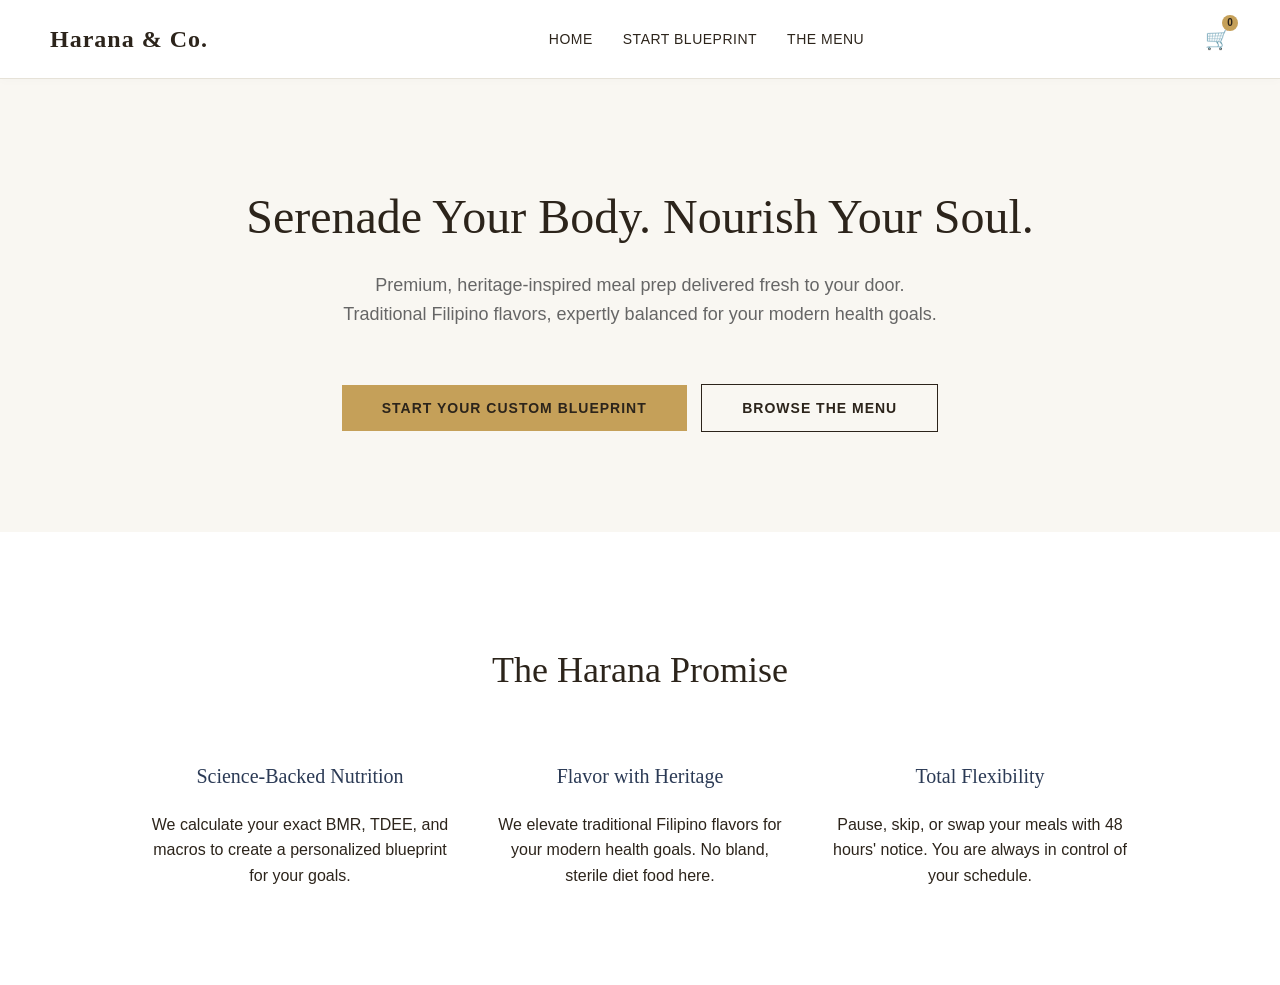
<file: Harana & Co website 2_files/saved_resource.html>
<!DOCTYPE html>
<!-- saved from url=(0012)about:srcdoc -->
<html lang="en"><head><meta http-equiv="Content-Type" content="text/html; charset=UTF-8">
				
				<meta name="viewport" content="width=device-width, initial-scale=1.0">
				<style>
					body {
						background-color: white; /* Ensure the iframe has a white background */
					}
				</style>
				<script>
					var Z_CDN_WHITELIST = [
						'cdn.jsdelivr.net',
						'cdnjs.cloudflare.com',
						'cdn.tailwindcss.com',
						'unpkg.com',
						'fonts.googleapis.com',
						'd3js.org',
						'cdn.babylonjs.com',
						'html2canvas.hertzen.com',
						'code.jquery.com',
						'cdn.datatables.net',
						'kit.fontawesome.com',
						'code.createjs.com',
						'cdn.plot.ly',
						'fonts.gstatic.com',
						'www.rgraph.net',
						'api.mapbox.com',
						'polyfill.io',
						'cdn.quilljs.com',
						'picsum.photos',
						'esm.sh'
					];

					function z_isUrlInWhitelist(url) {
						if (!url || typeof url !== 'string') {
							return false;
						}
						try {
							const urlObj = new URL(url);
							const hostname = urlObj.hostname;
							return Z_CDN_WHITELIST.some(domain => hostname === domain);
						} catch (e) {
							return false;
						}
					}

						function z_proxyCdnUrl(url) {
						if (!url || !url.startsWith('http')) {
							return url;
						}
							if (!z_isUrlInWhitelist(url)) {
							return url;
						}
						if (!url.startsWith('https://artifacts-cdn.chatglm.site/')) {
							return 'https://artifacts-cdn.chatglm.site/' + url;
						}
						return url;
					}
					
					// 增强版外部链接拦截 - 适合放在模板字符串中
					document.addEventListener('click', function (ev) {
						try {
							const anchor = ev.target?.closest?.('a[href]') || null;
							if (!anchor) return;

							let href = anchor.getAttribute('href')?.trim() || '';
							if (!href) return;

							if (href.startsWith('javascript:')) return;

							// 新需求：href="#" 的链接完全阻止跳转和任何行为
							if (href === '#') {
								ev.preventDefault();
								return;
							}

							// 处理其他内部锚点（如 #about、#contact 等）
							if (href.startsWith('#')) {
								const rawId = href.slice(1);
								if (!rawId) return;

								const id = decodeURIComponent(rawId);
								const target = 
									document.getElementById(id) ||
									document.querySelector('a[name="' + id.replace(/"/g, '\"') + '"]') ||
									document.querySelector('[name="' + id.replace(/"/g, '\"') + '"]');

								if (target && target.scrollIntoView) {
									ev.preventDefault();
									try {
										history.pushState(null, '', href);
									} catch (e) {}
									target.scrollIntoView({ behavior: 'smooth', block: 'start' });
								}
								return;
							}

							// 处理外部链接
							let url;
							try {
								url = new URL(href, window.location.href);
							} catch (e) {
								return;
							}

							if (url.protocol !== 'http:' && url.protocol !== 'https:') return;

							const isExternal = url.hostname !== window.location.hostname;

							if (isExternal || anchor.getAttribute('target') === '_blank') {
								ev.preventDefault();
								window.open(url.toString(), '_blank', 'noopener,noreferrer');
							}

						} catch (e) {
							// 出错时不阻止默认行为
						}
					}, true);

					// 1. 暴力清除函数：从 DOM 层面抹除 onclick 属性
					var Z_removeInlineOnclick = function () {
						// 专门锁定 href="#" 且带有 onclick 的 a 标签
						const targetedLinks = document.querySelectorAll('a[href="#"][onclick]');
						for (let i = 0; i < targetedLinks.length; i++) {
							targetedLinks[i].removeAttribute('onclick');
							targetedLinks[i].onclick = null; // 确保 JS 层的赋值也被清理
						}
					};
					// 3. 动态监测：防止页面通过异步加载重新生成带 onclick 的元素
					var z_observer = new MutationObserver(function () {
						Z_removeInlineOnclick();
					});

					z_observer.observe(document.documentElement, {
						childList: true,
						subtree: true,
						attributes: true,
						attributeFilter: ['onclick']
					});

					// 4. 初始化执行一次
					Z_removeInlineOnclick();

					const Z_rawCreateElement = document.createElement;

					document.createElement = function (tagName, ...args) {
						const el = Z_rawCreateElement.call(this, tagName, ...args);

						if (tagName.toLowerCase() === 'script') {
							const rawSetAttribute = el.setAttribute;
							const rawGetAttribute = el.getAttribute;
							let srcValue = '';
							
							el.setAttribute = function (name, value) {
								if (name === 'src' && typeof value === 'string') {
									value = z_proxyCdnUrl(value);
									srcValue = value;
								}
								return rawSetAttribute.call(this, name, value);
							};

							Object.defineProperty(el, 'src', {
								get: function() {
									return srcValue || rawGetAttribute.call(this, 'src') || '';
								},
								set: function(value) {
									if (typeof value === 'string') {
										srcValue = z_proxyCdnUrl(value);
										rawSetAttribute.call(this, 'src', srcValue);
									} else {
										srcValue = value;
									}
								},
								configurable: true,
								enumerable: true
							});
						}

						if (tagName.toLowerCase() === 'link') {
							const rawSetAttribute = el.setAttribute;
							const rawGetAttribute = el.getAttribute;
							let hrefValue = '';
							
							el.setAttribute = function (name, value) {
								if (name === 'href' && typeof value === 'string') {
									value = z_proxyCdnUrl(value);
									hrefValue = value;
								}
								return rawSetAttribute.call(this, name, value);
							};

							Object.defineProperty(el, 'href', {
								get: function() {
									return hrefValue || rawGetAttribute.call(this, 'href') || '';
								},
								set: function(value) {
									if (typeof value === 'string') {
										hrefValue = z_proxyCdnUrl(value);
										rawSetAttribute.call(this, 'href', hrefValue);
									} else {
										hrefValue = value;
									}
								},
								configurable: true,
								enumerable: true
							});
						}

						return el;
					};

					const Z_OriginalXMLHttpRequest = window.XMLHttpRequest;
					window.XMLHttpRequest = function (...args) {
						const xhr = new Z_OriginalXMLHttpRequest(...args);
						const rawOpen = xhr.open;

						xhr.open = function (method, url, ...rest) {
							if (typeof url === 'string') {
								const methodUpper = (method || '').toUpperCase();
								if (methodUpper === 'GET' && z_isUrlInWhitelist(url)) {
									url = z_proxyCdnUrl(url);
								}
							}
							return rawOpen.call(this, method, url, ...rest);
						};

						return xhr;
					};

					window.XMLHttpRequest.prototype = Z_OriginalXMLHttpRequest.prototype;
					Object.setPrototypeOf(window.XMLHttpRequest, Z_OriginalXMLHttpRequest);

					const z_originalFetch = window.fetch;
					window.fetch = async function (...args) {
						if (args.length > 0) {
							let url = '';
							let method = 'GET';
							
							if (typeof args[0] === 'string') {
								url = args[0];
								if (args[1] && args[1].method) {
									method = args[1].method.toUpperCase();
								}
								if (method === 'GET' && z_isUrlInWhitelist(url)) {
									args[0] = z_proxyCdnUrl(url);
								}
							} else if (args[0] instanceof Request) {
								const originalUrl = args[0].url;
								method = (args[0].method || 'GET').toUpperCase();
								if (method === 'GET' && z_isUrlInWhitelist(originalUrl)) {
									const proxiedUrl = z_proxyCdnUrl(originalUrl);
									if (proxiedUrl !== originalUrl) {
										args[0] = new Request(proxiedUrl, args[0]);
									}
								}
							}
						}
						return z_originalFetch.apply(this, args);
					};
				</script>
			</head>
			<body>
				
    
    <meta name="viewport" content="width=device-width, initial-scale=1.0">
    <title>Harana &amp; Co. - Serenade Your Body</title>
    <style>
        :root {
            --barako-brown: #2C241B;
            --maharlika-gold: #C5A059;
            --calamansi-cream: #F9F7F2;
            --baybayin-indigo: #2B3A55;
            --white: #FFFFFF;
        }
        body { font-family: 'Helvetica Neue', Helvetica, Arial, sans-serif; margin: 0; padding: 0; background-color: var(--calamansi-cream); color: var(--barako-brown); line-height: 1.6; }
        h1, h2, h3, h4 { font-family: 'Georgia', serif; font-weight: normal; }
        
        /* Navigation */
        header { background-color: var(--white); padding: 20px 50px; display: flex; justify-content: space-between; align-items: center; border-bottom: 1px solid #E6E2D8; position: sticky; top: 0; z-index: 100; box-shadow: 0 2px 10px rgba(0,0,0,0.02); }
        .logo { font-family: 'Georgia', serif; font-size: 24px; font-weight: bold; color: var(--barako-brown); letter-spacing: 1px; cursor: pointer; }
        nav ul { list-style: none; display: flex; gap: 30px; margin: 0; padding: 0; }
        nav a { text-decoration: none; color: var(--barako-brown); font-size: 14px; text-transform: uppercase; letter-spacing: 0.5px; cursor: pointer; }
        nav a:hover, nav a.active { color: var(--maharlika-gold); }
        .cart-icon { font-size: 20px; cursor: pointer; position: relative; }
        .cart-count { position: absolute; top: -8px; right: -8px; background: var(--maharlika-gold); color: var(--barako-brown); font-size: 10px; font-weight: bold; width: 16px; height: 16px; border-radius: 50%; display: flex; align-items: center; justify-content: center; }

        /* Page Views System */
        .page-view { display: none; animation: fadeIn 0.5s ease; }
        .page-view.active { display: block; }
        @keyframes fadeIn { from { opacity: 0; } to { opacity: 1; } }

        /* Home Page Styles */
        .home-hero { text-align: center; padding: 100px 20px; background-color: var(--calamansi-cream); }
        .home-hero h1 { font-size: 48px; margin: 0 0 15px; color: var(--barako-brown); }
        .home-hero p { font-size: 18px; color: #666; max-width: 600px; margin: 0 auto 30px; }
        .btn-main { background-color: var(--maharlika-gold); color: var(--barako-brown); padding: 15px 40px; text-decoration: none; font-size: 14px; text-transform: uppercase; letter-spacing: 1px; border: none; cursor: pointer; transition: 0.3s; font-weight: bold; display: inline-block; }
        .btn-main:hover { background-color: var(--barako-brown); color: var(--white); }
        .btn-secondary { background-color: transparent; color: var(--barako-brown); border: 1px solid var(--barako-brown); padding: 15px 40px; text-decoration: none; font-size: 14px; text-transform: uppercase; letter-spacing: 1px; cursor: pointer; transition: 0.3s; font-weight: bold; display: inline-block; margin-left: 10px; }
        .btn-secondary:hover { background-color: var(--barako-brown); color: var(--white); }
        .promise-section { padding: 80px 50px; text-align: center; background: var(--white); }
        .promise-grid { display: flex; justify-content: center; gap: 40px; flex-wrap: wrap; max-width: 1000px; margin: 0 auto; }
        .promise-item { max-width: 300px; }
        .promise-item h3 { color: var(--baybayin-indigo); font-size: 20px; }

        /* Blueprint Quiz Styles */
        .blueprint-container { max-width: 800px; margin: 40px auto; background: var(--white); padding: 40px; border-radius: 8px; box-shadow: 0 4px 15px rgba(0,0,0,0.05); }
        .step { display: none; }
        .step.active { display: block; }
        .form-group { margin-bottom: 20px; }
        label { display: block; margin-bottom: 8px; font-weight: bold; font-size: 14px; text-transform: uppercase; letter-spacing: 0.5px; }
        input[type="number"], select { width: 100%; padding: 12px; border: 1px solid #ccc; border-radius: 4px; font-size: 16px; box-sizing: border-box; background: var(--calamansi-cream); }
        .btn { background-color: var(--maharlika-gold); color: var(--barako-brown); padding: 15px 30px; border: none; cursor: pointer; font-size: 14px; text-transform: uppercase; letter-spacing: 1px; margin-top: 10px; transition: 0.3s; font-weight: bold; }
        .btn:hover { background-color: var(--barako-brown); color: var(--white); }
        .btn-gray { background-color: #ccc; color: #333; }
        .progress-bar { height: 4px; background: #eee; margin-bottom: 30px; border-radius: 2px; }
        .progress-fill { height: 100%; background: var(--maharlika-gold); width: 0%; transition: width 0.3s ease; border-radius: 2px; }
        .results-box { background: var(--calamansi-cream); padding: 25px; border-left: 4px solid var(--maharlika-gold); margin-bottom: 20px; }
        .blueprint-section { margin-bottom: 20px; padding-bottom: 15px; border-bottom: 1px solid #eee; }
        .disclaimer { font-size: 13px; color: #666; font-style: italic; background: #fdfdfd; padding: 15px; border: 1px dashed #ddd; margin-top: 15px; }
        .highlight { color: var(--baybayin-indigo); font-weight: bold; }
        .calendar-grid { display: grid; grid-template-columns: repeat(7, 1fr); gap: 10px; margin-top: 15px; }
        .calendar-day { padding: 15px; text-align: center; border: 1px solid #ddd; cursor: pointer; border-radius: 4px; background: #fff; font-size: 14px; }
        .calendar-day:hover { border-color: var(--maharlika-gold); }
        .calendar-day.selected { background: var(--baybayin-indigo); color: var(--white); border-color: var(--baybayin-indigo); }

        /* Menu Page Styles */
        .page-hero { text-align: center; padding: 60px 20px 40px; background-color: var(--calamansi-cream); }
        .page-hero h1 { font-size: 42px; margin: 0 0 10px; color: var(--barako-brown); }
        .page-hero p { font-size: 16px; color: #666; max-width: 600px; margin: 0 auto; }
        .filters { display: flex; justify-content: center; gap: 15px; padding: 30px 20px; flex-wrap: wrap; }
        .filter-btn { background: transparent; border: 1px solid var(--barako-brown); color: var(--barako-brown); padding: 10px 25px; font-size: 13px; text-transform: uppercase; letter-spacing: 1px; cursor: pointer; transition: 0.3s; font-family: 'Georgia', serif; }
        .filter-btn:hover, .filter-btn.active { background: var(--barako-brown); color: var(--white); }
        .menu-container { max-width: 1200px; margin: 0 auto; padding: 20px 50px 80px; }
        .menu-grid { display: grid; grid-template-columns: repeat(auto-fill, minmax(300px, 1fr)); gap: 30px; }
        .meal-card { background: var(--white); border: 1px solid #E6E2D8; overflow: hidden; display: flex; flex-direction: column; transition: transform 0.3s ease, box-shadow 0.3s ease; }
        .meal-card:hover { transform: translateY(-5px); box-shadow: 0 10px 20px rgba(0,0,0,0.08); }
        .meal-img { width: 100%; height: 200px; background: linear-gradient(135deg, #e6dacd 0%, #d4c4b1 100%); display: flex; align-items: center; justify-content: center; text-align: center; padding: 20px; box-sizing: border-box; border-bottom: 1px solid #E6E2D8; }
        .meal-img span { font-family: 'Georgia', serif; font-style: italic; color: #8a7a65; font-size: 16px; }
        .meal-content { padding: 20px; flex-grow: 1; display: flex; flex-direction: column; }
        .meal-plan-tag { font-size: 10px; text-transform: uppercase; letter-spacing: 1px; color: var(--maharlika-gold); font-weight: bold; margin-bottom: 5px; }
        .meal-title { font-size: 18px; margin: 0 0 10px; color: var(--baybayin-indigo); }
        .meal-desc { font-size: 13px; color: #666; margin-bottom: 15px; flex-grow: 1; }
        .meal-macros { display: flex; gap: 10px; font-size: 11px; font-weight: bold; color: var(--barako-brown); border-top: 1px solid #eee; border-bottom: 1px solid #eee; padding: 10px 0; margin-bottom: 15px; justify-content: space-between; }
        .macro-item { text-align: center; }
        .macro-item span { display: block; font-size: 9px; font-weight: normal; color: #888; text-transform: uppercase; }
        .meal-actions { display: flex; gap: 10px; }
        .btn-card { padding: 10px; font-size: 11px; text-transform: uppercase; letter-spacing: 1px; cursor: pointer; border: none; flex: 1; transition: 0.3s; }
        .btn-recipe { background: transparent; border: 1px solid var(--barako-brown); color: var(--barako-brown); }
        .btn-recipe:hover { background: var(--barako-brown); color: var(--white); }
        .btn-add { background: var(--maharlika-gold); color: var(--barako-brown); font-weight: bold; }
        .btn-add:hover { background: var(--barako-brown); color: var(--white); }
        .btn-add.added { background: #4CAF50; color: white; }

        /* Modal */
        .modal-overlay { position: fixed; top: 0; left: 0; right: 0; bottom: 0; background: rgba(44, 36, 27, 0.8); display: none; justify-content: center; align-items: center; z-index: 200; padding: 20px; }
        .modal-overlay.active { display: flex; }
        .modal-content { background: var(--white); max-width: 600px; width: 100%; max-height: 90vh; overflow-y: auto; position: relative; animation: slideUp 0.4s ease; }
        @keyframes slideUp { from { transform: translateY(50px); opacity: 0; } to { transform: translateY(0); opacity: 1; } }
        .modal-img { width: 100%; height: 250px; background: linear-gradient(135deg, #e6dacd 0%, #d4c4b1 100%); display: flex; align-items: center; justify-content: center; text-align: center; padding: 20px; box-sizing: border-box; }
        .modal-img span { font-family: 'Georgia', serif; font-style: italic; color: #8a7a65; font-size: 24px; }
        .modal-inner { padding: 40px; }
        .close-modal { position: absolute; top: 15px; right: 20px; font-size: 30px; cursor: pointer; color: var(--barako-brown); line-height: 1; z-index: 10; background: rgba(255,255,255,0.8); border-radius: 50%; width: 35px; height: 35px; display: flex; align-items: center; justify-content: center; }
        .modal-content h2 { color: var(--baybayin-indigo); margin-top: 0; }
        .modal-tags { display: flex; gap: 10px; margin-bottom: 20px; flex-wrap: wrap; }
        .modal-tag { font-size: 10px; background: var(--calamansi-cream); padding: 4px 10px; border: 1px solid #ddd; }
        .recipe-section { margin-bottom: 20px; }
        .recipe-section h4 { color: var(--barako-brown); border-bottom: 1px solid #eee; padding-bottom: 5px; margin-bottom: 10px; }
        .recipe-section ul, .recipe-section ol { padding-left: 20px; font-size: 14px; color: #555; }
        .recipe-section li { margin-bottom: 8px; }
    </style>



    <header>
        <div class="logo" onclick="showPage(&#39;home&#39;)">Harana &amp; Co.</div>
        <nav>
            <ul>
                <li><a onclick="showPage(&#39;home&#39;)" id="nav-home">Home</a></li>
                <li><a onclick="showPage(&#39;blueprint&#39;)" id="nav-blueprint">Start Blueprint</a></li>
                <li><a onclick="showPage(&#39;menu&#39;)" id="nav-menu">The Menu</a></li>
            </ul>
        </nav>
        <div class="cart-icon">🛒 <span class="cart-count" id="cartCount">0</span></div>
    </header>

    <!-- HOME PAGE VIEW -->
    <div class="page-view active" id="home">
        <div class="home-hero">
            <h1>Serenade Your Body. Nourish Your Soul.</h1>
            <p>Premium, heritage-inspired meal prep delivered fresh to your door. Traditional Filipino flavors, expertly balanced for your modern health goals.</p>
            <br>
            <button class="btn-main" onclick="showPage(&#39;blueprint&#39;)">Start Your Custom Blueprint</button>
            <button class="btn-secondary" onclick="showPage(&#39;menu&#39;)">Browse The Menu</button>
        </div>
        
        <div class="promise-section">
            <h2 style="font-size: 36px; margin-bottom: 40px;">The Harana Promise</h2>
            <div class="promise-grid">
                <div class="promise-item">
                    <h3>Science-Backed Nutrition</h3>
                    <p>We calculate your exact BMR, TDEE, and macros to create a personalized blueprint for your goals.</p>
                </div>
                <div class="promise-item">
                    <h3>Flavor with Heritage</h3>
                    <p>We elevate traditional Filipino flavors for your modern health goals. No bland, sterile diet food here.</p>
                </div>
                <div class="promise-item">
                    <h3>Total Flexibility</h3>
                    <p>Pause, skip, or swap your meals with 48 hours' notice. You are always in control of your schedule.</p>
                </div>
            </div>
        </div>
    </div>

    <!-- BLUEPRINT PAGE VIEW (The Quiz & Calculator) -->
    <div class="page-view" id="blueprint">
        <div class="blueprint-container">
            <div style="text-align: center; margin-bottom: 30px;">
                <h1 style="margin: 0; color: var(--barako-brown); letter-spacing: 1px;">Nutrition Concierge</h1>
                <p style="font-size: 14px; text-transform: uppercase; letter-spacing: 2px; color: #888;">Your Custom Blueprint</p>
            </div>

            <div class="progress-bar"><div class="progress-fill" id="progress"></div></div>

            <!-- STEP 1: Basics -->
            <div class="step active" id="step1">
                <h2>Step 1: Let's get to know you</h2>
                <p>To calculate your exact metabolic needs, we need a few details.</p>
                
                <div class="form-group">
                    <label>Sex</label>
                    <select id="sex">
                        <option value="male">Male</option>
                        <option value="female">Female</option>
                    </select>
                </div>
                <div class="form-group">
                    <label>Age</label>
                    <input type="number" id="age" placeholder="e.g. 28">
                </div>
                <div class="form-group">
                    <label>Weight (kg)</label>
                    <input type="number" id="weight" placeholder="e.g. 75">
                </div>
                <div class="form-group">
                    <label>Height (cm)</label>
                    <input type="number" id="height" placeholder="e.g. 170">
                </div>
                <div class="form-group">
                    <label>Daily Work Activity Level</label>
                    <select id="activity">
                        <option value="1.2">Mostly Sitting (Desk Job)</option>
                        <option value="1.55">Active (On my feet, physical work)</option>
                    </select>
                </div>
                <button class="btn" onclick="nextStep(2)">Continue</button>
            </div>

            <!-- STEP 2: Goals & Preferences -->
            <div class="step" id="step2">
                <h2>Step 2: Your Goals &amp; Taste</h2>
                
                <div class="form-group">
                    <label>What is your primary goal?</label>
                    <select id="goal">
                        <option value="lose">Lose Weight (Calorie Deficit)</option>
                        <option value="maintain">Maintain Weight &amp; Fuel</option>
                        <option value="bulk">Gain Muscle / Bulk (Calorie Surplus)</option>
                    </select>
                </div>
                <div class="form-group">
                    <label>Spice Preference</label>
                    <select id="spice">
                        <option value="any">No Preference</option>
                        <option value="non-spicy">Non-Spicy Only</option>
                        <option value="spicy">I love spicy food!</option>
                    </select>
                </div>
                <div class="form-group">
                    <label>Allergies / Restrictions</label>
                    <select id="allergy">
                        <option value="none">None</option>
                        <option value="seafood">No Seafood / Fish</option>
                        <option value="pork">No Pork</option>
                        <option value="beef">No Beef</option>
                    </select>
                </div>
                <button class="btn btn-gray" onclick="nextStep(1)">Back</button>
                <button class="btn" onclick="calculateResults()">Reveal My Blueprint</button>
            </div>

            <!-- STEP 3: Results & Menu Selection -->
            <div class="step" id="step3">
                <h2>Step 3: Your Custom Harana Blueprint</h2>
                <div class="results-box" id="results-output"></div>

                <h3>Recommended Menu For You</h3>
                <p>Select the meals you'd like in your rotation:</p>
                <div id="blueprintMenuGrid" class="menu-grid" style="margin-top: 20px; margin-bottom: 40px;"></div>

                <h3>Choose Your Subscription Length</h3>
                <select id="duration" onchange="renderCalendar()">
                    <option value="3">3 Days</option>
                    <option value="5">5 Days</option>
                    <option value="7">1 Week (7 Days)</option>
                    <option value="14">2 Weeks (14 Days)</option>
                    <option value="30">1 Month (30 Days)</option>
                </select>

                <h3 style="margin-top: 30px;">Select Your Delivery Days</h3>
                <p style="font-size: 12px; color: #888;">Tap the days you want your meals delivered.</p>
                <div class="calendar-grid" id="calendar"></div>

                <button class="btn btn-gray" style="margin-top: 30px;" onclick="nextStep(2)">Back</button>
                <button class="btn" onclick="finalizeOrder()" style="margin-top: 30px;">Proceed to Checkout</button>
            </div>

            <!-- STEP 4: Final Output -->
            <div class="step" id="step4">
                <h2>Your Cart is Ready!</h2>
                <div class="results-box" id="cart-summary"></div>
                <p style="text-align: center; margin-top: 20px;">In a live environment, this takes you to the GCash / Maya / Credit Card checkout.</p>
                <button class="btn" onclick="showPage(&#39;home&#39;)" style="margin-top: 20px; width: 100%;">Back to Home</button>
            </div>
        </div>
    </div>

    <!-- MENU PAGE VIEW -->
    <div class="page-view" id="menu">
        <div class="page-hero">
            <h1>The Heritage Menu</h1>
            <p>Traditional Filipino flavors, expertly balanced for your modern health goals. Choose your plan and explore our chef-crafted meals.</p>
        </div>

        <div class="filters">
            <button class="filter-btn active" onclick="filterMenu(&#39;all&#39;, event, &#39;menuGrid&#39;)">All Meals</button>
            <button class="filter-btn" onclick="filterMenu(&#39;Makata&#39;, event, &#39;menuGrid&#39;)">Makata (Bulk)</button>
            <button class="filter-btn" onclick="filterMenu(&#39;Lakan&#39;, event, &#39;menuGrid&#39;)">Lakan (Performance)</button>
            <button class="filter-btn" onclick="filterMenu(&#39;Mutya&#39;, event, &#39;menuGrid&#39;)">Mutya (Lean)</button>
            <button class="filter-btn" onclick="filterMenu(&#39;Diwata&#39;, event, &#39;menuGrid&#39;)">Diwata (Glow)</button>
            <button class="filter-btn" onclick="filterMenu(&#39;Halaman&#39;, event, &#39;menuGrid&#39;)">Halaman (Vegan)</button>
        </div>

        <div class="menu-container">
            <div class="menu-grid" id="menuGrid"><div class="meal-card">
                    <div class="meal-img"><span>Slow-Braised Beef Kaldereta</span></div>
                    <div class="meal-content">
                        <div class="meal-plan-tag">Makata Plan</div>
                        <h3 class="meal-title">Slow-Braised Beef Kaldereta</h3>
                        <p class="meal-desc">A timeless Filipino fiesta favorite. Slow-braised premium beef in a rich tomato sauce with olives and peppers, served over organic red rice.</p>
                        <div class="meal-macros">
                            <div class="macro-item">850 <span>Calories</span></div>
                            <div class="macro-item">55g <span>Protein</span></div>
                            <div class="macro-item">65g <span>Carbs</span></div>
                            <div class="macro-item">38g <span>Fat</span></div>
                        </div>
                        <div class="meal-actions">
                            <button class="btn-card btn-recipe" onclick="openModal(1)">View Recipe</button>
                            <button class="btn-card btn-add" id="add-btn-1-menuGrid" onclick="addToCart(&#39;1-menuGrid&#39;)">Add to Plan</button>
                        </div>
                    </div>
                </div><div class="meal-card">
                    <div class="meal-img"><span>Sweet &amp; Savory Pork Humba</span></div>
                    <div class="meal-content">
                        <div class="meal-plan-tag">Makata Plan</div>
                        <h3 class="meal-title">Sweet &amp; Savory Pork Humba</h3>
                        <p class="meal-desc">Comforting Visayan classic. Pork belly braised in soy, vinegar, and black beans, paired with high-protein quinoa and a boiled egg.</p>
                        <div class="meal-macros">
                            <div class="macro-item">920 <span>Calories</span></div>
                            <div class="macro-item">60g <span>Protein</span></div>
                            <div class="macro-item">70g <span>Carbs</span></div>
                            <div class="macro-item">42g <span>Fat</span></div>
                        </div>
                        <div class="meal-actions">
                            <button class="btn-card btn-recipe" onclick="openModal(2)">View Recipe</button>
                            <button class="btn-card btn-add" id="add-btn-2-menuGrid" onclick="addToCart(&#39;2-menuGrid&#39;)">Add to Plan</button>
                        </div>
                    </div>
                </div><div class="meal-card">
                    <div class="meal-img"><span>Chicken Tinola with Malunggay &amp; Brown Rice</span></div>
                    <div class="meal-content">
                        <div class="meal-plan-tag">Makata Plan</div>
                        <h3 class="meal-title">Chicken Tinola with Malunggay &amp; Brown Rice</h3>
                        <p class="meal-desc">Hearty chicken soup with green papaya and fresh malunggay leaves, served with generous portions of fibrous brown rice.</p>
                        <div class="meal-macros">
                            <div class="macro-item">750 <span>Calories</span></div>
                            <div class="macro-item">50g <span>Protein</span></div>
                            <div class="macro-item">60g <span>Carbs</span></div>
                            <div class="macro-item">30g <span>Fat</span></div>
                        </div>
                        <div class="meal-actions">
                            <button class="btn-card btn-recipe" onclick="openModal(3)">View Recipe</button>
                            <button class="btn-card btn-add" id="add-btn-3-menuGrid" onclick="addToCart(&#39;3-menuGrid&#39;)">Add to Plan</button>
                        </div>
                    </div>
                </div><div class="meal-card">
                    <div class="meal-img"><span>Bistek Tagalog with Mashed Kamote</span></div>
                    <div class="meal-content">
                        <div class="meal-plan-tag">Makata Plan</div>
                        <h3 class="meal-title">Bistek Tagalog with Mashed Kamote</h3>
                        <p class="meal-desc">Beef sirloin marinated in soy and calamansi, fried with onions, served over creamy mashed sweet potato (kamote).</p>
                        <div class="meal-macros">
                            <div class="macro-item">820 <span>Calories</span></div>
                            <div class="macro-item">55g <span>Protein</span></div>
                            <div class="macro-item">60g <span>Carbs</span></div>
                            <div class="macro-item">35g <span>Fat</span></div>
                        </div>
                        <div class="meal-actions">
                            <button class="btn-card btn-recipe" onclick="openModal(4)">View Recipe</button>
                            <button class="btn-card btn-add" id="add-btn-4-menuGrid" onclick="addToCart(&#39;4-menuGrid&#39;)">Add to Plan</button>
                        </div>
                    </div>
                </div><div class="meal-card">
                    <div class="meal-img"><span>Lechon Kawali (Air-Fried) with Java Rice</span></div>
                    <div class="meal-content">
                        <div class="meal-plan-tag">Makata Plan</div>
                        <h3 class="meal-title">Lechon Kawali (Air-Fried) with Java Rice</h3>
                        <p class="meal-desc">Crispy pork belly cooked in an air-fryer to reduce excess oil while keeping the crackling skin, served with annatto-infused Java rice.</p>
                        <div class="meal-macros">
                            <div class="macro-item">900 <span>Calories</span></div>
                            <div class="macro-item">60g <span>Protein</span></div>
                            <div class="macro-item">65g <span>Carbs</span></div>
                            <div class="macro-item">45g <span>Fat</span></div>
                        </div>
                        <div class="meal-actions">
                            <button class="btn-card btn-recipe" onclick="openModal(5)">View Recipe</button>
                            <button class="btn-card btn-add" id="add-btn-5-menuGrid" onclick="addToCart(&#39;5-menuGrid&#39;)">Add to Plan</button>
                        </div>
                    </div>
                </div><div class="meal-card">
                    <div class="meal-img"><span>Tapa de Manila with Garlic Rice &amp; Fried Egg</span></div>
                    <div class="meal-content">
                        <div class="meal-plan-tag">Makata Plan</div>
                        <h3 class="meal-title">Tapa de Manila with Garlic Rice &amp; Fried Egg</h3>
                        <p class="meal-desc">Sweet and savory beef tapa, paired with garlic brown rice and a sunny-side-up egg for the ultimate muscle-building meal.</p>
                        <div class="meal-macros">
                            <div class="macro-item">880 <span>Calories</span></div>
                            <div class="macro-item">55g <span>Protein</span></div>
                            <div class="macro-item">70g <span>Carbs</span></div>
                            <div class="macro-item">40g <span>Fat</span></div>
                        </div>
                        <div class="meal-actions">
                            <button class="btn-card btn-recipe" onclick="openModal(6)">View Recipe</button>
                            <button class="btn-card btn-add" id="add-btn-6-menuGrid" onclick="addToCart(&#39;6-menuGrid&#39;)">Add to Plan</button>
                        </div>
                    </div>
                </div><div class="meal-card">
                    <div class="meal-img"><span>Mechado (Beef Stew) with Quinoa</span></div>
                    <div class="meal-content">
                        <div class="meal-plan-tag">Makata Plan</div>
                        <h3 class="meal-title">Mechado (Beef Stew) with Quinoa</h3>
                        <p class="meal-desc">Tomato-based beef stew with a fork-tender texture, served over quinoa to add complete plant proteins.</p>
                        <div class="meal-macros">
                            <div class="macro-item">810 <span>Calories</span></div>
                            <div class="macro-item">50g <span>Protein</span></div>
                            <div class="macro-item">60g <span>Carbs</span></div>
                            <div class="macro-item">38g <span>Fat</span></div>
                        </div>
                        <div class="meal-actions">
                            <button class="btn-card btn-recipe" onclick="openModal(7)">View Recipe</button>
                            <button class="btn-card btn-add" id="add-btn-7-menuGrid" onclick="addToCart(&#39;7-menuGrid&#39;)">Add to Plan</button>
                        </div>
                    </div>
                </div><div class="meal-card">
                    <div class="meal-img"><span>Crispy Pata Flakes with Pesto Brown Rice</span></div>
                    <div class="meal-content">
                        <div class="meal-plan-tag">Makata Plan</div>
                        <h3 class="meal-title">Crispy Pata Flakes with Pesto Brown Rice</h3>
                        <p class="meal-desc">Shredded crispy pata mixed with a light soy-calamansi glaze, served with brown rice tossed in a mild basil pesto.</p>
                        <div class="meal-macros">
                            <div class="macro-item">950 <span>Calories</span></div>
                            <div class="macro-item">65g <span>Protein</span></div>
                            <div class="macro-item">55g <span>Carbs</span></div>
                            <div class="macro-item">50g <span>Fat</span></div>
                        </div>
                        <div class="meal-actions">
                            <button class="btn-card btn-recipe" onclick="openModal(8)">View Recipe</button>
                            <button class="btn-card btn-add" id="add-btn-8-menuGrid" onclick="addToCart(&#39;8-menuGrid&#39;)">Add to Plan</button>
                        </div>
                    </div>
                </div><div class="meal-card">
                    <div class="meal-img"><span>Pork Ginataan with Langka &amp; Red Rice</span></div>
                    <div class="meal-content">
                        <div class="meal-plan-tag">Makata Plan</div>
                        <h3 class="meal-title">Pork Ginataan with Langka &amp; Red Rice</h3>
                        <p class="meal-desc">Pork simmered in rich coconut milk with tender jackfruit (langka), served with red rice.</p>
                        <div class="meal-macros">
                            <div class="macro-item">830 <span>Calories</span></div>
                            <div class="macro-item">50g <span>Protein</span></div>
                            <div class="macro-item">65g <span>Carbs</span></div>
                            <div class="macro-item">40g <span>Fat</span></div>
                        </div>
                        <div class="meal-actions">
                            <button class="btn-card btn-recipe" onclick="openModal(9)">View Recipe</button>
                            <button class="btn-card btn-add" id="add-btn-9-menuGrid" onclick="addToCart(&#39;9-menuGrid&#39;)">Add to Plan</button>
                        </div>
                    </div>
                </div><div class="meal-card">
                    <div class="meal-img"><span>Sisig (Pork/Chicken Mix) with Garlic Quinoa</span></div>
                    <div class="meal-content">
                        <div class="meal-plan-tag">Makata Plan</div>
                        <h3 class="meal-title">Sisig (Pork/Chicken Mix) with Garlic Quinoa</h3>
                        <p class="meal-desc">A 50/50 blend of pork and chicken to keep the flavor but boost protein, served over quinoa instead of rice.</p>
                        <div class="meal-macros">
                            <div class="macro-item">880 <span>Calories</span></div>
                            <div class="macro-item">60g <span>Protein</span></div>
                            <div class="macro-item">55g <span>Carbs</span></div>
                            <div class="macro-item">45g <span>Fat</span></div>
                        </div>
                        <div class="meal-actions">
                            <button class="btn-card btn-recipe" onclick="openModal(10)">View Recipe</button>
                            <button class="btn-card btn-add" id="add-btn-10-menuGrid" onclick="addToCart(&#39;10-menuGrid&#39;)">Add to Plan</button>
                        </div>
                    </div>
                </div><div class="meal-card">
                    <div class="meal-img"><span>Beef Pares with Brown Rice</span></div>
                    <div class="meal-content">
                        <div class="meal-plan-tag">Makata Plan</div>
                        <h3 class="meal-title">Beef Pares with Brown Rice</h3>
                        <p class="meal-desc">Sweet and savory beef broth stew, paired with brown rice for complex carbohydrates.</p>
                        <div class="meal-macros">
                            <div class="macro-item">780 <span>Calories</span></div>
                            <div class="macro-item">50g <span>Protein</span></div>
                            <div class="macro-item">65g <span>Carbs</span></div>
                            <div class="macro-item">28g <span>Fat</span></div>
                        </div>
                        <div class="meal-actions">
                            <button class="btn-card btn-recipe" onclick="openModal(11)">View Recipe</button>
                            <button class="btn-card btn-add" id="add-btn-11-menuGrid" onclick="addToCart(&#39;11-menuGrid&#39;)">Add to Plan</button>
                        </div>
                    </div>
                </div><div class="meal-card">
                    <div class="meal-img"><span>Lechon Paksiw with Quinoa</span></div>
                    <div class="meal-content">
                        <div class="meal-plan-tag">Makata Plan</div>
                        <h3 class="meal-title">Lechon Paksiw with Quinoa</h3>
                        <p class="meal-desc">Leftover lechon style pork simmered in a sweet-sour liver sauce, served over protein-rich quinoa.</p>
                        <div class="meal-macros">
                            <div class="macro-item">840 <span>Calories</span></div>
                            <div class="macro-item">55g <span>Protein</span></div>
                            <div class="macro-item">60g <span>Carbs</span></div>
                            <div class="macro-item">38g <span>Fat</span></div>
                        </div>
                        <div class="meal-actions">
                            <button class="btn-card btn-recipe" onclick="openModal(12)">View Recipe</button>
                            <button class="btn-card btn-add" id="add-btn-12-menuGrid" onclick="addToCart(&#39;12-menuGrid&#39;)">Add to Plan</button>
                        </div>
                    </div>
                </div><div class="meal-card">
                    <div class="meal-img"><span>Charred Chicken Inasal with Java Rice &amp; Atchara</span></div>
                    <div class="meal-content">
                        <div class="meal-plan-tag">Lakan Plan</div>
                        <h3 class="meal-title">Charred Chicken Inasal with Java Rice &amp; Atchara</h3>
                        <p class="meal-desc">The pride of Bacolod. Chicken marinated 24hrs in lemongrass and calamansi, grilled to perfection. Served with Java rice and fresh atchara.</p>
                        <div class="meal-macros">
                            <div class="macro-item">650 <span>Calories</span></div>
                            <div class="macro-item">48g <span>Protein</span></div>
                            <div class="macro-item">55g <span>Carbs</span></div>
                            <div class="macro-item">22g <span>Fat</span></div>
                        </div>
                        <div class="meal-actions">
                            <button class="btn-card btn-recipe" onclick="openModal(13)">View Recipe</button>
                            <button class="btn-card btn-add" id="add-btn-13-menuGrid" onclick="addToCart(&#39;13-menuGrid&#39;)">Add to Plan</button>
                        </div>
                    </div>
                </div><div class="meal-card">
                    <div class="meal-img"><span>Seared Tuna Belly with Garlic Brown Rice &amp; Kangkong</span></div>
                    <div class="meal-content">
                        <div class="meal-plan-tag">Lakan Plan</div>
                        <h3 class="meal-title">Seared Tuna Belly with Garlic Brown Rice &amp; Kangkong</h3>
                        <p class="meal-desc">Omega-3 rich tuna belly lightly seared, served with garlic brown rice and sautéed water spinach.</p>
                        <div class="meal-macros">
                            <div class="macro-item">580 <span>Calories</span></div>
                            <div class="macro-item">45g <span>Protein</span></div>
                            <div class="macro-item">50g <span>Carbs</span></div>
                            <div class="macro-item">18g <span>Fat</span></div>
                        </div>
                        <div class="meal-actions">
                            <button class="btn-card btn-recipe" onclick="openModal(14)">View Recipe</button>
                            <button class="btn-card btn-add" id="add-btn-14-menuGrid" onclick="addToCart(&#39;14-menuGrid&#39;)">Add to Plan</button>
                        </div>
                    </div>
                </div><div class="meal-card">
                    <div class="meal-img"><span>Pork Sinigang (Pork Belly) with Brown Rice</span></div>
                    <div class="meal-content">
                        <div class="meal-plan-tag">Lakan Plan</div>
                        <h3 class="meal-title">Pork Sinigang (Pork Belly) with Brown Rice</h3>
                        <p class="meal-desc">Classic tamarind soup with tender pork, string beans, and radish, paired with fibrous brown rice.</p>
                        <div class="meal-macros">
                            <div class="macro-item">620 <span>Calories</span></div>
                            <div class="macro-item">40g <span>Protein</span></div>
                            <div class="macro-item">55g <span>Carbs</span></div>
                            <div class="macro-item">25g <span>Fat</span></div>
                        </div>
                        <div class="meal-actions">
                            <button class="btn-card btn-recipe" onclick="openModal(15)">View Recipe</button>
                            <button class="btn-card btn-add" id="add-btn-15-menuGrid" onclick="addToCart(&#39;15-menuGrid&#39;)">Add to Plan</button>
                        </div>
                    </div>
                </div><div class="meal-card">
                    <div class="meal-img"><span>Chicken Adobo (Flaked) with Quinoa</span></div>
                    <div class="meal-content">
                        <div class="meal-plan-tag">Lakan Plan</div>
                        <h3 class="meal-title">Chicken Adobo (Flaked) with Quinoa</h3>
                        <p class="meal-desc">Chicken adobo cooked until the sauce evaporates, then flaked and sautéed in its own oil, served over quinoa.</p>
                        <div class="meal-macros">
                            <div class="macro-item">560 <span>Calories</span></div>
                            <div class="macro-item">45g <span>Protein</span></div>
                            <div class="macro-item">50g <span>Carbs</span></div>
                            <div class="macro-item">18g <span>Fat</span></div>
                        </div>
                        <div class="meal-actions">
                            <button class="btn-card btn-recipe" onclick="openModal(16)">View Recipe</button>
                            <button class="btn-card btn-add" id="add-btn-16-menuGrid" onclick="addToCart(&#39;16-menuGrid&#39;)">Add to Plan</button>
                        </div>
                    </div>
                </div><div class="meal-card">
                    <div class="meal-img"><span>Beef Pares with Mashed Kamote</span></div>
                    <div class="meal-content">
                        <div class="meal-plan-tag">Lakan Plan</div>
                        <h3 class="meal-title">Beef Pares with Mashed Kamote</h3>
                        <p class="meal-desc">Sweet and savory beef broth stew, served with mashed sweet potato instead of the traditional rice.</p>
                        <div class="meal-macros">
                            <div class="macro-item">600 <span>Calories</span></div>
                            <div class="macro-item">45g <span>Protein</span></div>
                            <div class="macro-item">50g <span>Carbs</span></div>
                            <div class="macro-item">22g <span>Fat</span></div>
                        </div>
                        <div class="meal-actions">
                            <button class="btn-card btn-recipe" onclick="openModal(17)">View Recipe</button>
                            <button class="btn-card btn-add" id="add-btn-17-menuGrid" onclick="addToCart(&#39;17-menuGrid&#39;)">Add to Plan</button>
                        </div>
                    </div>
                </div><div class="meal-card">
                    <div class="meal-img"><span>Ginataang Tilapia with Red Rice</span></div>
                    <div class="meal-content">
                        <div class="meal-plan-tag">Lakan Plan</div>
                        <h3 class="meal-title">Ginataang Tilapia with Red Rice</h3>
                        <p class="meal-desc">Fresh tilapia simmered in coconut milk and spinach, served with red rice.</p>
                        <div class="meal-macros">
                            <div class="macro-item">550 <span>Calories</span></div>
                            <div class="macro-item">40g <span>Protein</span></div>
                            <div class="macro-item">50g <span>Carbs</span></div>
                            <div class="macro-item">18g <span>Fat</span></div>
                        </div>
                        <div class="meal-actions">
                            <button class="btn-card btn-recipe" onclick="openModal(18)">View Recipe</button>
                            <button class="btn-card btn-add" id="add-btn-18-menuGrid" onclick="addToCart(&#39;18-menuGrid&#39;)">Add to Plan</button>
                        </div>
                    </div>
                </div><div class="meal-card">
                    <div class="meal-img"><span>Pork BBQ Skewers with Java Rice</span></div>
                    <div class="meal-content">
                        <div class="meal-plan-tag">Lakan Plan</div>
                        <h3 class="meal-title">Pork BBQ Skewers with Java Rice</h3>
                        <p class="meal-desc">Sweet-style Filipino pork BBQ, grilled to perfection, served with a light Java rice.</p>
                        <div class="meal-macros">
                            <div class="macro-item">630 <span>Calories</span></div>
                            <div class="macro-item">45g <span>Protein</span></div>
                            <div class="macro-item">55g <span>Carbs</span></div>
                            <div class="macro-item">22g <span>Fat</span></div>
                        </div>
                        <div class="meal-actions">
                            <button class="btn-card btn-recipe" onclick="openModal(19)">View Recipe</button>
                            <button class="btn-card btn-add" id="add-btn-19-menuGrid" onclick="addToCart(&#39;19-menuGrid&#39;)">Add to Plan</button>
                        </div>
                    </div>
                </div><div class="meal-card">
                    <div class="meal-img"><span>Chicken Bistek with Brown Rice</span></div>
                    <div class="meal-content">
                        <div class="meal-plan-tag">Lakan Plan</div>
                        <h3 class="meal-title">Chicken Bistek with Brown Rice</h3>
                        <p class="meal-desc">Chicken breast sliced thin, marinated in soy and calamansi, topped with onion rings.</p>
                        <div class="meal-macros">
                            <div class="macro-item">590 <span>Calories</span></div>
                            <div class="macro-item">45g <span>Protein</span></div>
                            <div class="macro-item">50g <span>Carbs</span></div>
                            <div class="macro-item">20g <span>Fat</span></div>
                        </div>
                        <div class="meal-actions">
                            <button class="btn-card btn-recipe" onclick="openModal(20)">View Recipe</button>
                            <button class="btn-card btn-add" id="add-btn-20-menuGrid" onclick="addToCart(&#39;20-menuGrid&#39;)">Add to Plan</button>
                        </div>
                    </div>
                </div><div class="meal-card">
                    <div class="meal-img"><span>Bangus (Milkfish) Fried in Coconut Oil with Garlic Rice</span></div>
                    <div class="meal-content">
                        <div class="meal-plan-tag">Lakan Plan</div>
                        <h3 class="meal-title">Bangus (Milkfish) Fried in Coconut Oil with Garlic Rice</h3>
                        <p class="meal-desc">Boneless bangus pan-fried in healthy coconut oil, served with brown garlic rice.</p>
                        <div class="meal-macros">
                            <div class="macro-item">610 <span>Calories</span></div>
                            <div class="macro-item">42g <span>Protein</span></div>
                            <div class="macro-item">50g <span>Carbs</span></div>
                            <div class="macro-item">25g <span>Fat</span></div>
                        </div>
                        <div class="meal-actions">
                            <button class="btn-card btn-recipe" onclick="openModal(21)">View Recipe</button>
                            <button class="btn-card btn-add" id="add-btn-21-menuGrid" onclick="addToCart(&#39;21-menuGrid&#39;)">Add to Plan</button>
                        </div>
                    </div>
                </div><div class="meal-card">
                    <div class="meal-img"><span>Dinuguan (Pork Blood Stew) with Puto</span></div>
                    <div class="meal-content">
                        <div class="meal-plan-tag">Lakan Plan</div>
                        <h3 class="meal-title">Dinuguan (Pork Blood Stew) with Puto</h3>
                        <p class="meal-desc">Rich, savory blood stew made with lean pork cuts, served with steamed rice cakes (puto).</p>
                        <div class="meal-macros">
                            <div class="macro-item">580 <span>Calories</span></div>
                            <div class="macro-item">40g <span>Protein</span></div>
                            <div class="macro-item">55g <span>Carbs</span></div>
                            <div class="macro-item">20g <span>Fat</span></div>
                        </div>
                        <div class="meal-actions">
                            <button class="btn-card btn-recipe" onclick="openModal(22)">View Recipe</button>
                            <button class="btn-card btn-add" id="add-btn-22-menuGrid" onclick="addToCart(&#39;22-menuGrid&#39;)">Add to Plan</button>
                        </div>
                    </div>
                </div><div class="meal-card">
                    <div class="meal-img"><span>Chicken Caldereta with Brown Rice</span></div>
                    <div class="meal-content">
                        <div class="meal-plan-tag">Lakan Plan</div>
                        <h3 class="meal-title">Chicken Caldereta with Brown Rice</h3>
                        <p class="meal-desc">Tomato-based chicken stew with potatoes and bell peppers, paired with brown rice.</p>
                        <div class="meal-macros">
                            <div class="macro-item">640 <span>Calories</span></div>
                            <div class="macro-item">45g <span>Protein</span></div>
                            <div class="macro-item">55g <span>Carbs</span></div>
                            <div class="macro-item">22g <span>Fat</span></div>
                        </div>
                        <div class="meal-actions">
                            <button class="btn-card btn-recipe" onclick="openModal(23)">View Recipe</button>
                            <button class="btn-card btn-add" id="add-btn-23-menuGrid" onclick="addToCart(&#39;23-menuGrid&#39;)">Add to Plan</button>
                        </div>
                    </div>
                </div><div class="meal-card">
                    <div class="meal-img"><span>Embutido (Steamed Meatloaf) with Sweet Potato</span></div>
                    <div class="meal-content">
                        <div class="meal-plan-tag">Lakan Plan</div>
                        <h3 class="meal-title">Embutido (Steamed Meatloaf) with Sweet Potato</h3>
                        <p class="meal-desc">Filipino-style meatloaf stuffed with eggs and sausages, served with steamed sweet potato.</p>
                        <div class="meal-macros">
                            <div class="macro-item">610 <span>Calories</span></div>
                            <div class="macro-item">45g <span>Protein</span></div>
                            <div class="macro-item">50g <span>Carbs</span></div>
                            <div class="macro-item">22g <span>Fat</span></div>
                        </div>
                        <div class="meal-actions">
                            <button class="btn-card btn-recipe" onclick="openModal(24)">View Recipe</button>
                            <button class="btn-card btn-add" id="add-btn-24-menuGrid" onclick="addToCart(&#39;24-menuGrid&#39;)">Add to Plan</button>
                        </div>
                    </div>
                </div><div class="meal-card">
                    <div class="meal-img"><span>Sinigang na Salmon with Cauliflower Rice</span></div>
                    <div class="meal-content">
                        <div class="meal-plan-tag">Mutya Plan</div>
                        <h3 class="meal-title">Sinigang na Salmon with Cauliflower Rice</h3>
                        <p class="meal-desc">Comforting tamarind soup with fresh salmon, radish, and greens. Served over cauliflower rice to keep carbs minimal.</p>
                        <div class="meal-macros">
                            <div class="macro-item">420 <span>Calories</span></div>
                            <div class="macro-item">38g <span>Protein</span></div>
                            <div class="macro-item">12g <span>Carbs</span></div>
                            <div class="macro-item">24g <span>Fat</span></div>
                        </div>
                        <div class="meal-actions">
                            <button class="btn-card btn-recipe" onclick="openModal(25)">View Recipe</button>
                            <button class="btn-card btn-add" id="add-btn-25-menuGrid" onclick="addToCart(&#39;25-menuGrid&#39;)">Add to Plan</button>
                        </div>
                    </div>
                </div><div class="meal-card">
                    <div class="meal-img"><span>Garlic Butter Shrimp over Zucchini Noodles</span></div>
                    <div class="meal-content">
                        <div class="meal-plan-tag">Mutya Plan</div>
                        <h3 class="meal-title">Garlic Butter Shrimp over Zucchini Noodles</h3>
                        <p class="meal-desc">Plump local shrimp sautéed in garlic, butter, and calamansi. Served over fresh zucchini noodles instead of pasta.</p>
                        <div class="meal-macros">
                            <div class="macro-item">380 <span>Calories</span></div>
                            <div class="macro-item">32g <span>Protein</span></div>
                            <div class="macro-item">9g <span>Carbs</span></div>
                            <div class="macro-item">24g <span>Fat</span></div>
                        </div>
                        <div class="meal-actions">
                            <button class="btn-card btn-recipe" onclick="openModal(26)">View Recipe</button>
                            <button class="btn-card btn-add" id="add-btn-26-menuGrid" onclick="addToCart(&#39;26-menuGrid&#39;)">Add to Plan</button>
                        </div>
                    </div>
                </div><div class="meal-card">
                    <div class="meal-img"><span>Bistek na Tuna with Cauliflower Rice</span></div>
                    <div class="meal-content">
                        <div class="meal-plan-tag">Mutya Plan</div>
                        <h3 class="meal-title">Bistek na Tuna with Cauliflower Rice</h3>
                        <p class="meal-desc">Tuna steaks marinated in soy and calamansi, topped with onions, served with cauliflower rice.</p>
                        <div class="meal-macros">
                            <div class="macro-item">400 <span>Calories</span></div>
                            <div class="macro-item">38g <span>Protein</span></div>
                            <div class="macro-item">12g <span>Carbs</span></div>
                            <div class="macro-item">18g <span>Fat</span></div>
                        </div>
                        <div class="meal-actions">
                            <button class="btn-card btn-recipe" onclick="openModal(27)">View Recipe</button>
                            <button class="btn-card btn-add" id="add-btn-27-menuGrid" onclick="addToCart(&#39;27-menuGrid&#39;)">Add to Plan</button>
                        </div>
                    </div>
                </div><div class="meal-card">
                    <div class="meal-img"><span>Inasal Chicken Breast (Skinless) with Side Salad</span></div>
                    <div class="meal-content">
                        <div class="meal-plan-tag">Mutya Plan</div>
                        <h3 class="meal-title">Inasal Chicken Breast (Skinless) with Side Salad</h3>
                        <p class="meal-desc">Lechon-skin removed, marinated in Inasal spices, grilled, and served with a crisp cucumber and tomato salad.</p>
                        <div class="meal-macros">
                            <div class="macro-item">390 <span>Calories</span></div>
                            <div class="macro-item">42g <span>Protein</span></div>
                            <div class="macro-item">15g <span>Carbs</span></div>
                            <div class="macro-item">16g <span>Fat</span></div>
                        </div>
                        <div class="meal-actions">
                            <button class="btn-card btn-recipe" onclick="openModal(28)">View Recipe</button>
                            <button class="btn-card btn-add" id="add-btn-28-menuGrid" onclick="addToCart(&#39;28-menuGrid&#39;)">Add to Plan</button>
                        </div>
                    </div>
                </div><div class="meal-card">
                    <div class="meal-img"><span>Adobo Flakes (Chicken Breast) with Cauliflower Rice</span></div>
                    <div class="meal-content">
                        <div class="meal-plan-tag">Mutya Plan</div>
                        <h3 class="meal-title">Adobo Flakes (Chicken Breast) with Cauliflower Rice</h3>
                        <p class="meal-desc">Shredded chicken breast adobo, toasted in coconut oil until crispy, served over cauliflower rice.</p>
                        <div class="meal-macros">
                            <div class="macro-item">420 <span>Calories</span></div>
                            <div class="macro-item">40g <span>Protein</span></div>
                            <div class="macro-item">10g <span>Carbs</span></div>
                            <div class="macro-item">24g <span>Fat</span></div>
                        </div>
                        <div class="meal-actions">
                            <button class="btn-card btn-recipe" onclick="openModal(29)">View Recipe</button>
                            <button class="btn-card btn-add" id="add-btn-29-menuGrid" onclick="addToCart(&#39;29-menuGrid&#39;)">Add to Plan</button>
                        </div>
                    </div>
                </div><div class="meal-card">
                    <div class="meal-img"><span>Steamed Tahong (Mussels) in Ginger Broth</span></div>
                    <div class="meal-content">
                        <div class="meal-plan-tag">Mutya Plan</div>
                        <h3 class="meal-title">Steamed Tahong (Mussels) in Ginger Broth</h3>
                        <p class="meal-desc">High-protein, low-calorie mussels steamed in ginger and garlic. A light, filling meal.</p>
                        <div class="meal-macros">
                            <div class="macro-item">300 <span>Calories</span></div>
                            <div class="macro-item">28g <span>Protein</span></div>
                            <div class="macro-item">8g <span>Carbs</span></div>
                            <div class="macro-item">12g <span>Fat</span></div>
                        </div>
                        <div class="meal-actions">
                            <button class="btn-card btn-recipe" onclick="openModal(30)">View Recipe</button>
                            <button class="btn-card btn-add" id="add-btn-30-menuGrid" onclick="addToCart(&#39;30-menuGrid&#39;)">Add to Plan</button>
                        </div>
                    </div>
                </div><div class="meal-card">
                    <div class="meal-img"><span>Ginataang Kalabasa &amp; Shrimp (No Rice)</span></div>
                    <div class="meal-content">
                        <div class="meal-plan-tag">Mutya Plan</div>
                        <h3 class="meal-title">Ginataang Kalabasa &amp; Shrimp (No Rice)</h3>
                        <p class="meal-desc">Squash and shrimp simmered in a light coconut milk broth, heavy on the squash for fiber.</p>
                        <div class="meal-macros">
                            <div class="macro-item">380 <span>Calories</span></div>
                            <div class="macro-item">25g <span>Protein</span></div>
                            <div class="macro-item">15g <span>Carbs</span></div>
                            <div class="macro-item">20g <span>Fat</span></div>
                        </div>
                        <div class="meal-actions">
                            <button class="btn-card btn-recipe" onclick="openModal(31)">View Recipe</button>
                            <button class="btn-card btn-add" id="add-btn-31-menuGrid" onclick="addToCart(&#39;31-menuGrid&#39;)">Add to Plan</button>
                        </div>
                    </div>
                </div><div class="meal-card">
                    <div class="meal-img"><span>Bangus Sisig (Milkfish) with Lettuce Wraps</span></div>
                    <div class="meal-content">
                        <div class="meal-plan-tag">Mutya Plan</div>
                        <h3 class="meal-title">Bangus Sisig (Milkfish) with Lettuce Wraps</h3>
                        <p class="meal-desc">Flaked milkfish sisig served with crisp iceberg lettuce leaves instead of rice.</p>
                        <div class="meal-macros">
                            <div class="macro-item">400 <span>Calories</span></div>
                            <div class="macro-item">35g <span>Protein</span></div>
                            <div class="macro-item">10g <span>Carbs</span></div>
                            <div class="macro-item">22g <span>Fat</span></div>
                        </div>
                        <div class="meal-actions">
                            <button class="btn-card btn-recipe" onclick="openModal(32)">View Recipe</button>
                            <button class="btn-card btn-add" id="add-btn-32-menuGrid" onclick="addToCart(&#39;32-menuGrid&#39;)">Add to Plan</button>
                        </div>
                    </div>
                </div><div class="meal-card">
                    <div class="meal-img"><span>Chicken Pochero (Clear Broth, Lean Cuts)</span></div>
                    <div class="meal-content">
                        <div class="meal-plan-tag">Mutya Plan</div>
                        <h3 class="meal-title">Chicken Pochero (Clear Broth, Lean Cuts)</h3>
                        <p class="meal-desc">Tomato-based chicken stew with banana and cabbage, using chicken breast to keep fats low.</p>
                        <div class="meal-macros">
                            <div class="macro-item">390 <span>Calories</span></div>
                            <div class="macro-item">35g <span>Protein</span></div>
                            <div class="macro-item">15g <span>Carbs</span></div>
                            <div class="macro-item">18g <span>Fat</span></div>
                        </div>
                        <div class="meal-actions">
                            <button class="btn-card btn-recipe" onclick="openModal(33)">View Recipe</button>
                            <button class="btn-card btn-add" id="add-btn-33-menuGrid" onclick="addToCart(&#39;33-menuGrid&#39;)">Add to Plan</button>
                        </div>
                    </div>
                </div><div class="meal-card">
                    <div class="meal-img"><span>Pinapaitan (Bitter Stew) - Lean Cuts</span></div>
                    <div class="meal-content">
                        <div class="meal-plan-tag">Mutya Plan</div>
                        <h3 class="meal-title">Pinapaitan (Bitter Stew) - Lean Cuts</h3>
                        <p class="meal-desc">Ilocano bitter stew made with lean beef cuts and bile, highly flavorful and very low calorie.</p>
                        <div class="meal-macros">
                            <div class="macro-item">350 <span>Calories</span></div>
                            <div class="macro-item">35g <span>Protein</span></div>
                            <div class="macro-item">5g <span>Carbs</span></div>
                            <div class="macro-item">15g <span>Fat</span></div>
                        </div>
                        <div class="meal-actions">
                            <button class="btn-card btn-recipe" onclick="openModal(34)">View Recipe</button>
                            <button class="btn-card btn-add" id="add-btn-34-menuGrid" onclick="addToCart(&#39;34-menuGrid&#39;)">Add to Plan</button>
                        </div>
                    </div>
                </div><div class="meal-card">
                    <div class="meal-img"><span>Grilled Bangus with Tomato-Onion Salad</span></div>
                    <div class="meal-content">
                        <div class="meal-plan-tag">Mutya Plan</div>
                        <h3 class="meal-title">Grilled Bangus with Tomato-Onion Salad</h3>
                        <p class="meal-desc">Boneless milkfish grilled simply, served with a refreshing tomato, onion, and calamansi salad.</p>
                        <div class="meal-macros">
                            <div class="macro-item">410 <span>Calories</span></div>
                            <div class="macro-item">38g <span>Protein</span></div>
                            <div class="macro-item">8g <span>Carbs</span></div>
                            <div class="macro-item">24g <span>Fat</span></div>
                        </div>
                        <div class="meal-actions">
                            <button class="btn-card btn-recipe" onclick="openModal(35)">View Recipe</button>
                            <button class="btn-card btn-add" id="add-btn-35-menuGrid" onclick="addToCart(&#39;35-menuGrid&#39;)">Add to Plan</button>
                        </div>
                    </div>
                </div><div class="meal-card">
                    <div class="meal-img"><span>Sinigang na Hipon (Shrimp) with Cauliflower Rice</span></div>
                    <div class="meal-content">
                        <div class="meal-plan-tag">Mutya Plan</div>
                        <h3 class="meal-title">Sinigang na Hipon (Shrimp) with Cauliflower Rice</h3>
                        <p class="meal-desc">Sour tamarind broth loaded with shrimp and water spinach, served with cauliflower rice.</p>
                        <div class="meal-macros">
                            <div class="macro-item">390 <span>Calories</span></div>
                            <div class="macro-item">32g <span>Protein</span></div>
                            <div class="macro-item">10g <span>Carbs</span></div>
                            <div class="macro-item">20g <span>Fat</span></div>
                        </div>
                        <div class="meal-actions">
                            <button class="btn-card btn-recipe" onclick="openModal(36)">View Recipe</button>
                            <button class="btn-card btn-add" id="add-btn-36-menuGrid" onclick="addToCart(&#39;36-menuGrid&#39;)">Add to Plan</button>
                        </div>
                    </div>
                </div><div class="meal-card">
                    <div class="meal-img"><span>Ginataang Kalabasa &amp; Malunggay with Grilled Mahi-Mahi</span></div>
                    <div class="meal-content">
                        <div class="meal-plan-tag">Diwata Plan</div>
                        <h3 class="meal-title">Ginataang Kalabasa &amp; Malunggay with Grilled Mahi-Mahi</h3>
                        <p class="meal-desc">Creamy Bicolano stew. Sweet squash and moringa leaves in coconut milk, paired with a grilled Mahi-Mahi fillet.</p>
                        <div class="meal-macros">
                            <div class="macro-item">480 <span>Calories</span></div>
                            <div class="macro-item">35g <span>Protein</span></div>
                            <div class="macro-item">22g <span>Carbs</span></div>
                            <div class="macro-item">28g <span>Fat</span></div>
                        </div>
                        <div class="meal-actions">
                            <button class="btn-card btn-recipe" onclick="openModal(37)">View Recipe</button>
                            <button class="btn-card btn-add" id="add-btn-37-menuGrid" onclick="addToCart(&#39;37-menuGrid&#39;)">Add to Plan</button>
                        </div>
                    </div>
                </div><div class="meal-card">
                    <div class="meal-img"><span>Fresh Lumpiang Sariwa with Chicken &amp; Peanut Sauce</span></div>
                    <div class="meal-content">
                        <div class="meal-plan-tag">Diwata Plan</div>
                        <h3 class="meal-title">Fresh Lumpiang Sariwa with Chicken &amp; Peanut Sauce</h3>
                        <p class="meal-desc">Vibrant crepe filled with sautéed jicama, carrots, cabbage, and chicken breast, draped in naturally sweetened peanut sauce.</p>
                        <div class="meal-macros">
                            <div class="macro-item">450 <span>Calories</span></div>
                            <div class="macro-item">30g <span>Protein</span></div>
                            <div class="macro-item">35g <span>Carbs</span></div>
                            <div class="macro-item">20g <span>Fat</span></div>
                        </div>
                        <div class="meal-actions">
                            <button class="btn-card btn-recipe" onclick="openModal(38)">View Recipe</button>
                            <button class="btn-card btn-add" id="add-btn-38-menuGrid" onclick="addToCart(&#39;38-menuGrid&#39;)">Add to Plan</button>
                        </div>
                    </div>
                </div><div class="meal-card">
                    <div class="meal-img"><span>Ensaladang Talong (Grilled Eggplant) with Grilled Salmon</span></div>
                    <div class="meal-content">
                        <div class="meal-plan-tag">Diwata Plan</div>
                        <h3 class="meal-title">Ensaladang Talong (Grilled Eggplant) with Grilled Salmon</h3>
                        <p class="meal-desc">Smoky grilled eggplant salad with onions and tomatoes in vinaigrette, paired with Omega-3 rich salmon.</p>
                        <div class="meal-macros">
                            <div class="macro-item">460 <span>Calories</span></div>
                            <div class="macro-item">32g <span>Protein</span></div>
                            <div class="macro-item">15g <span>Carbs</span></div>
                            <div class="macro-item">30g <span>Fat</span></div>
                        </div>
                        <div class="meal-actions">
                            <button class="btn-card btn-recipe" onclick="openModal(39)">View Recipe</button>
                            <button class="btn-card btn-add" id="add-btn-39-menuGrid" onclick="addToCart(&#39;39-menuGrid&#39;)">Add to Plan</button>
                        </div>
                    </div>
                </div><div class="meal-card">
                    <div class="meal-img"><span>Sinigang na Hipon (Shrimp) with Kangkong &amp; Radish</span></div>
                    <div class="meal-content">
                        <div class="meal-plan-tag">Diwata Plan</div>
                        <h3 class="meal-title">Sinigang na Hipon (Shrimp) with Kangkong &amp; Radish</h3>
                        <p class="meal-desc">Sour tamarind broth loaded with shrimp and water spinach, rich in collagen-boosting nutrients.</p>
                        <div class="meal-macros">
                            <div class="macro-item">400 <span>Calories</span></div>
                            <div class="macro-item">30g <span>Protein</span></div>
                            <div class="macro-item">15g <span>Carbs</span></div>
                            <div class="macro-item">22g <span>Fat</span></div>
                        </div>
                        <div class="meal-actions">
                            <button class="btn-card btn-recipe" onclick="openModal(40)">View Recipe</button>
                            <button class="btn-card btn-add" id="add-btn-40-menuGrid" onclick="addToCart(&#39;40-menuGrid&#39;)">Add to Plan</button>
                        </div>
                    </div>
                </div><div class="meal-card">
                    <div class="meal-img"><span>Kinilaw na Tuna (Filipino Ceviche) with Avocado</span></div>
                    <div class="meal-content">
                        <div class="meal-plan-tag">Diwata Plan</div>
                        <h3 class="meal-title">Kinilaw na Tuna (Filipino Ceviche) with Avocado</h3>
                        <p class="meal-desc">Raw tuna cured in vinegar and calamansi, mixed with onions, ginger, and creamy avocado for healthy fats.</p>
                        <div class="meal-macros">
                            <div class="macro-item">420 <span>Calories</span></div>
                            <div class="macro-item">30g <span>Protein</span></div>
                            <div class="macro-item">10g <span>Carbs</span></div>
                            <div class="macro-item">28g <span>Fat</span></div>
                        </div>
                        <div class="meal-actions">
                            <button class="btn-card btn-recipe" onclick="openModal(41)">View Recipe</button>
                            <button class="btn-card btn-add" id="add-btn-41-menuGrid" onclick="addToCart(&#39;41-menuGrid&#39;)">Add to Plan</button>
                        </div>
                    </div>
                </div><div class="meal-card">
                    <div class="meal-img"><span>Pinakbet (Mixed Veggies) with Lean Pork &amp; Coconut Oil</span></div>
                    <div class="meal-content">
                        <div class="meal-plan-tag">Diwata Plan</div>
                        <h3 class="meal-title">Pinakbet (Mixed Veggies) with Lean Pork &amp; Coconut Oil</h3>
                        <p class="meal-desc">Traditional vegetable stew cooked in coconut oil to extract fat-soluble vitamins from the squash and string beans.</p>
                        <div class="meal-macros">
                            <div class="macro-item">450 <span>Calories</span></div>
                            <div class="macro-item">25g <span>Protein</span></div>
                            <div class="macro-item">30g <span>Carbs</span></div>
                            <div class="macro-item">25g <span>Fat</span></div>
                        </div>
                        <div class="meal-actions">
                            <button class="btn-card btn-recipe" onclick="openModal(42)">View Recipe</button>
                            <button class="btn-card btn-add" id="add-btn-42-menuGrid" onclick="addToCart(&#39;42-menuGrid&#39;)">Add to Plan</button>
                        </div>
                    </div>
                </div><div class="meal-card">
                    <div class="meal-img"><span>Ginataang Gulay (Mixed Veggies in Coconut Milk) with Tofu</span></div>
                    <div class="meal-content">
                        <div class="meal-plan-tag">Diwata Plan</div>
                        <h3 class="meal-title">Ginataang Gulay (Mixed Veggies in Coconut Milk) with Tofu</h3>
                        <p class="meal-desc">Squash, string beans, and eggplant simmered in coconut milk with crispy tofu cubes.</p>
                        <div class="meal-macros">
                            <div class="macro-item">440 <span>Calories</span></div>
                            <div class="macro-item">20g <span>Protein</span></div>
                            <div class="macro-item">35g <span>Carbs</span></div>
                            <div class="macro-item">25g <span>Fat</span></div>
                        </div>
                        <div class="meal-actions">
                            <button class="btn-card btn-recipe" onclick="openModal(43)">View Recipe</button>
                            <button class="btn-card btn-add" id="add-btn-43-menuGrid" onclick="addToCart(&#39;43-menuGrid&#39;)">Add to Plan</button>
                        </div>
                    </div>
                </div><div class="meal-card">
                    <div class="meal-img"><span>Chopsuey (Vegetable Stir-fry) with Chicken Breast</span></div>
                    <div class="meal-content">
                        <div class="meal-plan-tag">Diwata Plan</div>
                        <h3 class="meal-title">Chopsuey (Vegetable Stir-fry) with Chicken Breast</h3>
                        <p class="meal-desc">Crisp vegetables stir-fried in a light garlic sauce, providing high fiber and raw enzymes.</p>
                        <div class="meal-macros">
                            <div class="macro-item">400 <span>Calories</span></div>
                            <div class="macro-item">30g <span>Protein</span></div>
                            <div class="macro-item">25g <span>Carbs</span></div>
                            <div class="macro-item">18g <span>Fat</span></div>
                        </div>
                        <div class="meal-actions">
                            <button class="btn-card btn-recipe" onclick="openModal(44)">View Recipe</button>
                            <button class="btn-card btn-add" id="add-btn-44-menuGrid" onclick="addToCart(&#39;44-menuGrid&#39;)">Add to Plan</button>
                        </div>
                    </div>
                </div><div class="meal-card">
                    <div class="meal-img"><span>Laing (Taro leaves in Coconut Milk) with Grilled Tilapia</span></div>
                    <div class="meal-content">
                        <div class="meal-plan-tag">Diwata Plan</div>
                        <h3 class="meal-title">Laing (Taro leaves in Coconut Milk) with Grilled Tilapia</h3>
                        <p class="meal-desc">Spicy, creamy taro leaves rich in iron, paired with light, flaky tilapia.</p>
                        <div class="meal-macros">
                            <div class="macro-item">470 <span>Calories</span></div>
                            <div class="macro-item">30g <span>Protein</span></div>
                            <div class="macro-item">25g <span>Carbs</span></div>
                            <div class="macro-item">28g <span>Fat</span></div>
                        </div>
                        <div class="meal-actions">
                            <button class="btn-card btn-recipe" onclick="openModal(45)">View Recipe</button>
                            <button class="btn-card btn-add" id="add-btn-45-menuGrid" onclick="addToCart(&#39;45-menuGrid&#39;)">Add to Plan</button>
                        </div>
                    </div>
                </div><div class="meal-card">
                    <div class="meal-img"><span>Ube (Purple Yam) &amp; Oatmeal Porridge with Chia Seeds</span></div>
                    <div class="meal-content">
                        <div class="meal-plan-tag">Diwata Plan</div>
                        <h3 class="meal-title">Ube (Purple Yam) &amp; Oatmeal Porridge with Chia Seeds</h3>
                        <p class="meal-desc">A sweet, antioxidant-rich breakfast bowl using real ube, oats, and chia seeds for glowing skin.</p>
                        <div class="meal-macros">
                            <div class="macro-item">380 <span>Calories</span></div>
                            <div class="macro-item">10g <span>Protein</span></div>
                            <div class="macro-item">55g <span>Carbs</span></div>
                            <div class="macro-item">12g <span>Fat</span></div>
                        </div>
                        <div class="meal-actions">
                            <button class="btn-card btn-recipe" onclick="openModal(46)">View Recipe</button>
                            <button class="btn-card btn-add" id="add-btn-46-menuGrid" onclick="addToCart(&#39;46-menuGrid&#39;)">Add to Plan</button>
                        </div>
                    </div>
                </div><div class="meal-card">
                    <div class="meal-img"><span>Ginataang Langka (Jackfruit) with Malunggay</span></div>
                    <div class="meal-content">
                        <div class="meal-plan-tag">Diwata Plan</div>
                        <h3 class="meal-title">Ginataang Langka (Jackfruit) with Malunggay</h3>
                        <p class="meal-desc">Unripe jackfruit simmered in coconut milk with moringa leaves, rich in fiber and phytonutrients.</p>
                        <div class="meal-macros">
                            <div class="macro-item">430 <span>Calories</span></div>
                            <div class="macro-item">15g <span>Protein</span></div>
                            <div class="macro-item">35g <span>Carbs</span></div>
                            <div class="macro-item">25g <span>Fat</span></div>
                        </div>
                        <div class="meal-actions">
                            <button class="btn-card btn-recipe" onclick="openModal(47)">View Recipe</button>
                            <button class="btn-card btn-add" id="add-btn-47-menuGrid" onclick="addToCart(&#39;47-menuGrid&#39;)">Add to Plan</button>
                        </div>
                    </div>
                </div><div class="meal-card">
                    <div class="meal-img"><span>Beef Nilaga with Bone Broth &amp; Cabbage</span></div>
                    <div class="meal-content">
                        <div class="meal-plan-tag">Diwata Plan</div>
                        <h3 class="meal-title">Beef Nilaga with Bone Broth &amp; Cabbage</h3>
                        <p class="meal-desc">Clear beef soup using collagen-rich bone broth, cabbage, and sweet potato.</p>
                        <div class="meal-macros">
                            <div class="macro-item">450 <span>Calories</span></div>
                            <div class="macro-item">35g <span>Protein</span></div>
                            <div class="macro-item">20g <span>Carbs</span></div>
                            <div class="macro-item">22g <span>Fat</span></div>
                        </div>
                        <div class="meal-actions">
                            <button class="btn-card btn-recipe" onclick="openModal(48)">View Recipe</button>
                            <button class="btn-card btn-add" id="add-btn-48-menuGrid" onclick="addToCart(&#39;48-menuGrid&#39;)">Add to Plan</button>
                        </div>
                    </div>
                </div><div class="meal-card">
                    <div class="meal-img"><span>Hearty Mushroom &amp; Tofu Adobo with Brown Rice</span></div>
                    <div class="meal-content">
                        <div class="meal-plan-tag">Halaman Plan</div>
                        <h3 class="meal-title">Hearty Mushroom &amp; Tofu Adobo with Brown Rice</h3>
                        <p class="meal-desc">The Philippines' national dish reimagined. Meaty oyster mushrooms and firm tofu braised in classic soy and vinegar, served with brown rice.</p>
                        <div class="meal-macros">
                            <div class="macro-item">520 <span>Calories</span></div>
                            <div class="macro-item">25g <span>Protein</span></div>
                            <div class="macro-item">60g <span>Carbs</span></div>
                            <div class="macro-item">18g <span>Fat</span></div>
                        </div>
                        <div class="meal-actions">
                            <button class="btn-card btn-recipe" onclick="openModal(49)">View Recipe</button>
                            <button class="btn-card btn-add" id="add-btn-49-menuGrid" onclick="addToCart(&#39;49-menuGrid&#39;)">Add to Plan</button>
                        </div>
                    </div>
                </div><div class="meal-card">
                    <div class="meal-img"><span>Vegan Kare-Kare with Banana Blossom</span></div>
                    <div class="meal-content">
                        <div class="meal-plan-tag">Halaman Plan</div>
                        <h3 class="meal-title">Vegan Kare-Kare with Banana Blossom</h3>
                        <p class="meal-desc">Traditional peanut stew made entirely vegan with eggplant and banana blossom, served with brown rice.</p>
                        <div class="meal-macros">
                            <div class="macro-item">550 <span>Calories</span></div>
                            <div class="macro-item">20g <span>Protein</span></div>
                            <div class="macro-item">70g <span>Carbs</span></div>
                            <div class="macro-item">22g <span>Fat</span></div>
                        </div>
                        <div class="meal-actions">
                            <button class="btn-card btn-recipe" onclick="openModal(50)">View Recipe</button>
                            <button class="btn-card btn-add" id="add-btn-50-menuGrid" onclick="addToCart(&#39;50-menuGrid&#39;)">Add to Plan</button>
                        </div>
                    </div>
                </div><div class="meal-card">
                    <div class="meal-img"><span>Bicolano Laing with Taro &amp; Steamed Sweet Potato</span></div>
                    <div class="meal-content">
                        <div class="meal-plan-tag">Halaman Plan</div>
                        <h3 class="meal-title">Bicolano Laing with Taro &amp; Steamed Sweet Potato</h3>
                        <p class="meal-desc">Dried taro leaves simmered in rich coconut milk and chili, served with steamed sweet potato.</p>
                        <div class="meal-macros">
                            <div class="macro-item">540 <span>Calories</span></div>
                            <div class="macro-item">12g <span>Protein</span></div>
                            <div class="macro-item">65g <span>Carbs</span></div>
                            <div class="macro-item">26g <span>Fat</span></div>
                        </div>
                        <div class="meal-actions">
                            <button class="btn-card btn-recipe" onclick="openModal(51)">View Recipe</button>
                            <button class="btn-card btn-add" id="add-btn-51-menuGrid" onclick="addToCart(&#39;51-menuGrid&#39;)">Add to Plan</button>
                        </div>
                    </div>
                </div><div class="meal-card">
                    <div class="meal-img"><span>Vegan Sisig (Mushroom/Tofu) with Cauliflower Rice</span></div>
                    <div class="meal-content">
                        <div class="meal-plan-tag">Halaman Plan</div>
                        <h3 class="meal-title">Vegan Sisig (Mushroom/Tofu) with Cauliflower Rice</h3>
                        <p class="meal-desc">Chopped mushrooms and tofu cooked sisig-style with vegan mayo and calamansi, served over cauliflower rice.</p>
                        <div class="meal-macros">
                            <div class="macro-item">480 <span>Calories</span></div>
                            <div class="macro-item">25g <span>Protein</span></div>
                            <div class="macro-item">30g <span>Carbs</span></div>
                            <div class="macro-item">28g <span>Fat</span></div>
                        </div>
                        <div class="meal-actions">
                            <button class="btn-card btn-recipe" onclick="openModal(52)">View Recipe</button>
                            <button class="btn-card btn-add" id="add-btn-52-menuGrid" onclick="addToCart(&#39;52-menuGrid&#39;)">Add to Plan</button>
                        </div>
                    </div>
                </div><div class="meal-card">
                    <div class="meal-img"><span>Ginataang Kalabasa &amp; Sitaw (String Beans) with Quinoa</span></div>
                    <div class="meal-content">
                        <div class="meal-plan-tag">Halaman Plan</div>
                        <h3 class="meal-title">Ginataang Kalabasa &amp; Sitaw (String Beans) with Quinoa</h3>
                        <p class="meal-desc">Squash and string beans in coconut milk, served over protein-rich quinoa.</p>
                        <div class="meal-macros">
                            <div class="macro-item">500 <span>Calories</span></div>
                            <div class="macro-item">15g <span>Protein</span></div>
                            <div class="macro-item">65g <span>Carbs</span></div>
                            <div class="macro-item">18g <span>Fat</span></div>
                        </div>
                        <div class="meal-actions">
                            <button class="btn-card btn-recipe" onclick="openModal(53)">View Recipe</button>
                            <button class="btn-card btn-add" id="add-btn-53-menuGrid" onclick="addToCart(&#39;53-menuGrid&#39;)">Add to Plan</button>
                        </div>
                    </div>
                </div><div class="meal-card">
                    <div class="meal-img"><span>Vegan Kare-Kare with Tofu Puffs &amp; String Beans</span></div>
                    <div class="meal-content">
                        <div class="meal-plan-tag">Halaman Plan</div>
                        <h3 class="meal-title">Vegan Kare-Kare with Tofu Puffs &amp; String Beans</h3>
                        <p class="meal-desc">Peanut stew made vegan with tofu puffs and string beans, served with brown rice.</p>
                        <div class="meal-macros">
                            <div class="macro-item">530 <span>Calories</span></div>
                            <div class="macro-item">22g <span>Protein</span></div>
                            <div class="macro-item">65g <span>Carbs</span></div>
                            <div class="macro-item">22g <span>Fat</span></div>
                        </div>
                        <div class="meal-actions">
                            <button class="btn-card btn-recipe" onclick="openModal(54)">View Recipe</button>
                            <button class="btn-card btn-add" id="add-btn-54-menuGrid" onclick="addToCart(&#39;54-menuGrid&#39;)">Add to Plan</button>
                        </div>
                    </div>
                </div><div class="meal-card">
                    <div class="meal-img"><span>Lumpiang Togue (Mung Bean Spring Rolls) with Sweet Chili</span></div>
                    <div class="meal-content">
                        <div class="meal-plan-tag">Halaman Plan</div>
                        <h3 class="meal-title">Lumpiang Togue (Mung Bean Spring Rolls) with Sweet Chili</h3>
                        <p class="meal-desc">Baked (not fried) spring rolls stuffed with mung bean sprouts and carrots, served with a vegan sweet chili dip.</p>
                        <div class="meal-macros">
                            <div class="macro-item">480 <span>Calories</span></div>
                            <div class="macro-item">20g <span>Protein</span></div>
                            <div class="macro-item">55g <span>Carbs</span></div>
                            <div class="macro-item">20g <span>Fat</span></div>
                        </div>
                        <div class="meal-actions">
                            <button class="btn-card btn-recipe" onclick="openModal(55)">View Recipe</button>
                            <button class="btn-card btn-add" id="add-btn-55-menuGrid" onclick="addToCart(&#39;55-menuGrid&#39;)">Add to Plan</button>
                        </div>
                    </div>
                </div><div class="meal-card">
                    <div class="meal-img"><span>Pinakbet Tagalog (Vegan) with Brown Rice</span></div>
                    <div class="meal-content">
                        <div class="meal-plan-tag">Halaman Plan</div>
                        <h3 class="meal-title">Pinakbet Tagalog (Vegan) with Brown Rice</h3>
                        <p class="meal-desc">Mixed vegetables cooked in a vegan shrimp paste alternative for that authentic umami flavor.</p>
                        <div class="meal-macros">
                            <div class="macro-item">460 <span>Calories</span></div>
                            <div class="macro-item">15g <span>Protein</span></div>
                            <div class="macro-item">60g <span>Carbs</span></div>
                            <div class="macro-item">18g <span>Fat</span></div>
                        </div>
                        <div class="meal-actions">
                            <button class="btn-card btn-recipe" onclick="openModal(56)">View Recipe</button>
                            <button class="btn-card btn-add" id="add-btn-56-menuGrid" onclick="addToCart(&#39;56-menuGrid&#39;)">Add to Plan</button>
                        </div>
                    </div>
                </div><div class="meal-card">
                    <div class="meal-img"><span>Tofu Binagoongan (Vegan Shrimp Paste) with Quinoa</span></div>
                    <div class="meal-content">
                        <div class="meal-plan-tag">Halaman Plan</div>
                        <h3 class="meal-title">Tofu Binagoongan (Vegan Shrimp Paste) with Quinoa</h3>
                        <p class="meal-desc">Crispy tofu cubes smothered in a savory, slightly sweet vegan bagoong sauce, served with quinoa.</p>
                        <div class="meal-macros">
                            <div class="macro-item">520 <span>Calories</span></div>
                            <div class="macro-item">25g <span>Protein</span></div>
                            <div class="macro-item">55g <span>Carbs</span></div>
                            <div class="macro-item">20g <span>Fat</span></div>
                        </div>
                        <div class="meal-actions">
                            <button class="btn-card btn-recipe" onclick="openModal(57)">View Recipe</button>
                            <button class="btn-card btn-add" id="add-btn-57-menuGrid" onclick="addToCart(&#39;57-menuGrid&#39;)">Add to Plan</button>
                        </div>
                    </div>
                </div><div class="meal-card">
                    <div class="meal-img"><span>Vegan Menudo (Soy Chunks/Mushroom) with Mashed Kamote</span></div>
                    <div class="meal-content">
                        <div class="meal-plan-tag">Halaman Plan</div>
                        <h3 class="meal-title">Vegan Menudo (Soy Chunks/Mushroom) with Mashed Kamote</h3>
                        <p class="meal-desc">Tomato-based stew using textured soy protein and mushrooms instead of pork, served over mashed sweet potato.</p>
                        <div class="meal-macros">
                            <div class="macro-item">500 <span>Calories</span></div>
                            <div class="macro-item">25g <span>Protein</span></div>
                            <div class="macro-item">55g <span>Carbs</span></div>
                            <div class="macro-item">18g <span>Fat</span></div>
                        </div>
                        <div class="meal-actions">
                            <button class="btn-card btn-recipe" onclick="openModal(58)">View Recipe</button>
                            <button class="btn-card btn-add" id="add-btn-58-menuGrid" onclick="addToCart(&#39;58-menuGrid&#39;)">Add to Plan</button>
                        </div>
                    </div>
                </div><div class="meal-card">
                    <div class="meal-img"><span>Ginataang Munggo (Mung Bean Stew) with Jackfruit &amp; Spinach</span></div>
                    <div class="meal-content">
                        <div class="meal-plan-tag">Halaman Plan</div>
                        <h3 class="meal-title">Ginataang Munggo (Mung Bean Stew) with Jackfruit &amp; Spinach</h3>
                        <p class="meal-desc">Protein-packed mung beans simmered in coconut milk with shredded unripe jackfruit and spinach.</p>
                        <div class="meal-macros">
                            <div class="macro-item">530 <span>Calories</span></div>
                            <div class="macro-item">20g <span>Protein</span></div>
                            <div class="macro-item">65g <span>Carbs</span></div>
                            <div class="macro-item">20g <span>Fat</span></div>
                        </div>
                        <div class="meal-actions">
                            <button class="btn-card btn-recipe" onclick="openModal(59)">View Recipe</button>
                            <button class="btn-card btn-add" id="add-btn-59-menuGrid" onclick="addToCart(&#39;59-menuGrid&#39;)">Add to Plan</button>
                        </div>
                    </div>
                </div><div class="meal-card">
                    <div class="meal-img"><span>Vegan Lumpiang Shanghai with Sweet Chili</span></div>
                    <div class="meal-content">
                        <div class="meal-plan-tag">Halaman Plan</div>
                        <h3 class="meal-title">Vegan Lumpiang Shanghai with Sweet Chili</h3>
                        <p class="meal-desc">Plant-based ground meat alternative wrapped and baked, served with sweet chili sauce.</p>
                        <div class="meal-macros">
                            <div class="macro-item">470 <span>Calories</span></div>
                            <div class="macro-item">18g <span>Protein</span></div>
                            <div class="macro-item">55g <span>Carbs</span></div>
                            <div class="macro-item">20g <span>Fat</span></div>
                        </div>
                        <div class="meal-actions">
                            <button class="btn-card btn-recipe" onclick="openModal(60)">View Recipe</button>
                            <button class="btn-card btn-add" id="add-btn-60-menuGrid" onclick="addToCart(&#39;60-menuGrid&#39;)">Add to Plan</button>
                        </div>
                    </div>
                </div></div>
        </div>
    </div>

    <!-- Recipe Modal -->
    <div class="modal-overlay" id="recipeModal" onclick="closeModal(event)">
        <div class="modal-content" onclick="event.stopPropagation()">
            <span class="close-modal" onclick="closeModal()">×</span>
            <div id="modalBody"></div>
        </div>
    </div>

    <script>
        // --- GLOBAL STATE & NAVIGATION ---
        let cart = 0;
        let currentStep = 1;
        let selectedDays = [];

        function showPage(pageId) {
            document.querySelectorAll('.page-view').forEach(view => view.classList.remove('active'));
            document.getElementById(pageId).classList.add('active');
            
            document.querySelectorAll('nav a').forEach(a => a.classList.remove('active'));
            const navItem = document.getElementById('nav-' + pageId);
            if (navItem) navItem.classList.add('active');
            
            window.scrollTo(0, 0);
        }

        // --- BLUEPRINT QUIZ LOGIC ---
        function nextStep(step) {
            document.querySelectorAll('.step').forEach(el => el.classList.remove('active'));
            document.getElementById('step' + step).classList.add('active');
            currentStep = step;
            let progress = (currentStep / 4) * 100;
            document.getElementById('progress').style.width = progress + '%';
            window.scrollTo(0, 0);
        }

        function calculateResults() {
            const sex = document.getElementById('sex').value;
            const age = parseInt(document.getElementById('age').value);
            const weight = parseFloat(document.getElementById('weight').value);
            const height = parseFloat(document.getElementById('height').value);
            const activity = parseFloat(document.getElementById('activity').value);
            const goal = document.getElementById('goal').value;
            const spice = document.getElementById('spice').value;
            const allergy = document.getElementById('allergy').value;

            // 1. BMR (Mifflin-St Jeor)
            let bmr = 10 * weight + 6.25 * height - 5 * age;
            bmr = sex === 'male' ? bmr + 5 : bmr - 161;

            // 2. TDEE
            let tdee = bmr * activity;

            // 3. Goal Calories & Time to Goal Math
            let targetCalories = tdee;
            let goalText = "Maintain Weight & Fuel";
            let timeToGoalText = "";
            
            let idealWeightMin = 18.5 * Math.pow(height/100, 2);
            let idealWeightMax = 24.9 * Math.pow(height/100, 2);
            let idealWeightMid = (idealWeightMin + idealWeightMax) / 2;
            let weightDifference = Math.abs(weight - idealWeightMid);

            if (goal === 'lose') {
                targetCalories = tdee - 500;
                goalText = "Lose Weight (Calorie Deficit)";
                let weeksToLose = Math.ceil(weightDifference / 0.45); 
                timeToGoalText = `At a 500-calorie daily deficit, you will lose approximately 0.45kg per week. To reach your ideal weight of ${idealWeightMid.toFixed(1)}kg, it will take an estimated <strong>${weeksToLose} weeks</strong>.`;
            } else if (goal === 'bulk') {
                targetCalories = tdee + 400;
                goalText = "Gain Muscle (Calorie Surplus)";
                let weeksToGain = Math.ceil(weightDifference / 0.25); 
                timeToGoalText = `At a 400-calorie daily surplus, you will gain approximately 0.25kg of lean mass per week. To reach your target weight of ${idealWeightMid.toFixed(1)}kg, it will take an estimated <strong>${weeksToGain} weeks</strong>.`;
            } else {
                timeToGoalText = `Your goal is maintenance. These calories will keep you at your current weight while fueling your daily activities.`;
            }

            // 4. BMI
            let bmi = weight / Math.pow(height/100, 2);

            // 5. Plan Routing
            let recommendedPlan = "";
            let exerciseAdvice = "";
            if (sex === 'male' && goal === 'bulk') {
                recommendedPlan = "Makata"; exerciseAdvice = "To ensure this surplus builds muscle rather than storing as fat, a structured strength training program (weightlifting 3-5x a week) is an absolute must.";
            } else if (sex === 'male') {
                recommendedPlan = "Lakan"; exerciseAdvice = "To maintain your physique, keep your body moving. A mix of strength training and moderate cardio 3-4x a week will keep your metabolism sharp.";
            } else if (sex === 'female' && goal === 'lose') {
                recommendedPlan = "Mutya"; exerciseAdvice = "To preserve muscle while losing fat, this plan must be paired with resistance training (pilates, weights, or bodyweight exercises) 3-4x a week.";
            } else if (sex === 'female') {
                recommendedPlan = "Diwata"; exerciseAdvice = "Focus on active recovery, yoga, or light strength training. Nourish your body, keep it moving gently, and let the nutrients do the glowing.";
            }

            // 6. Display Results
            document.getElementById('results-output').innerHTML = `
                <div class="blueprint-section">
                    <p><strong>Recommended Plan:</strong> <span class="highlight">The ${recommendedPlan} Plan</span></p>
                    <p><strong>Your Daily Target:</strong> <span class="highlight">${Math.round(targetCalories)} kcal</span> (${goalText})</p>
                    <p><strong>Your BMI:</strong> ${bmi.toFixed(1)} (Ideal weight range: ${idealWeightMin.toFixed(0)}kg - ${idealWeightMax.toFixed(0)}kg)</p>
                </div>
                <div class="blueprint-section">
                    <p><strong>⏳ Your Timeline to Goal:</strong></p>
                    <p>${timeToGoalText}</p>
                </div>
                <div class="blueprint-section">
                    <p><strong>⚡ The Exercise Mandate:</strong></p>
                    <p>${exerciseAdvice} Nutrition provides the building blocks, but exercise is the architect.</p>
                </div>
                <div class="disclaimer">
                    <strong>A Note on Individuality:</strong> Everyone's metabolism is different. The calculations above are mathematically sound estimations, but your actual real-world results may vary slightly. Listen to your body, adjust if needed, and trust the process.
                </div>
            `;

            // 7. Filter Menu for Blueprint
            renderMenu(recommendedPlan, 'blueprintMenuGrid', spice, allergy);
            
            // 8. Render Calendar
            renderCalendar();
            
            nextStep(3);
        }

        function renderCalendar() {
            let days = parseInt(document.getElementById('duration').value);
            let calendarHTML = '';
            selectedDays = []; 
            for (let i = 1; i <= days; i++) {
                calendarHTML += `<div class="calendar-day" onclick="toggleDay(this, ${i})">Day ${i}</div>`;
            }
            document.getElementById('calendar').innerHTML = calendarHTML;
        }

        function toggleDay(element, day) {
            if (element.classList.contains('selected')) {
                element.classList.remove('selected');
                selectedDays = selectedDays.filter(d => d !== day);
            } else {
                element.classList.add('selected');
                selectedDays.push(day);
            }
        }

        function finalizeOrder() {
            let duration = document.getElementById('duration').value;
            document.getElementById('cart-summary').innerHTML = `
                <p><strong>Subscription Length:</strong> ${duration} Days</p>
                <p><strong>Delivery Days Selected:</strong> ${selectedDays.length} days</p>
            `;
            nextStep(4);
        }

        // --- 60 MEAL MASTER MENU DATA ---
        const menuData = [
            { id: 1, plan: "Makata", name: "Slow-Braised Beef Kaldereta", desc: "A timeless Filipino fiesta favorite. Slow-braised premium beef in a rich tomato sauce with olives and peppers, served over organic red rice.", kcal: 850, protein: 55, carbs: 65, fat: 38, tags: ["Beef", "Non-Spicy"], ingredients: ["200g premium beef chuck", "1 cup tomato sauce", "1/2 cup liver spread", "1 large potato (cubed)", "1 carrot", "1 red bell pepper", "1 cup organic red rice", "Olive oil, garlic, onion, bay leaves"], method: ["Sear beef in olive oil until browned.", "Sauté garlic, onion, and tomato sauce.", "Add beef, liver spread, bay leaves, and water. Simmer for 2 hours until tender.", "Add potatoes, carrots, and bell peppers. Cook until veg is soft.", "Serve hot over cooked organic red rice."] },
            { id: 2, plan: "Makata", name: "Sweet & Savory Pork Humba", desc: "Comforting Visayan classic. Pork belly braised in soy, vinegar, and black beans, paired with high-protein quinoa and a boiled egg.", kcal: 920, protein: 60, carbs: 70, fat: 42, tags: ["Pork", "Non-Spicy"], ingredients: ["200g pork belly", "Soy sauce", "Vinegar", "Black beans", "Banana blossoms", "Quinoa", "1 Hard-boiled egg"], method: ["Braise pork in soy, vinegar, and black beans until tender.", "Add banana blossoms in the last 30 minutes.", "Serve over cooked quinoa with a halved hard-boiled egg."] },
            { id: 3, plan: "Makata", name: "Chicken Tinola with Malunggay & Brown Rice", desc: "Hearty chicken soup with green papaya and fresh malunggay leaves, served with generous portions of fibrous brown rice.", kcal: 750, protein: 50, carbs: 60, fat: 30, tags: ["Chicken", "Non-Spicy"], ingredients: ["Chicken thighs", "Green papaya", "Malunggay leaves", "Ginger", "Garlic", "Onion", "Brown rice"], method: ["Sauté garlic, ginger, and onion.", "Add chicken and brown slightly.", "Add water and bring to a boil.", "Add papaya and cook until tender.", "Add malunggay. Serve with brown rice."] },
            { id: 4, plan: "Makata", name: "Bistek Tagalog with Mashed Kamote", desc: "Beef sirloin marinated in soy and calamansi, fried with onions, served over creamy mashed sweet potato (kamote).", kcal: 820, protein: 55, carbs: 60, fat: 35, tags: ["Beef", "Non-Spicy"], ingredients: ["Beef sirloin", "Soy sauce", "Calamansi", "Onions", "Sweet potato (kamote)", "Butter"], method: ["Marinate beef in soy and calamansi.", "Sear beef quickly. Sauté onions until soft.", "Simmer beef in marinade.", "Boil and mash kamote with butter.", "Serve beef over mash."] },
            { id: 5, plan: "Makata", name: "Lechon Kawali (Air-Fried) with Java Rice", desc: "Crispy pork belly cooked in an air-fryer to reduce excess oil while keeping the crackling skin, served with annatto-infused Java rice.", kcal: 900, protein: 60, carbs: 65, fat: 45, tags: ["Pork", "Non-Spicy"], ingredients: ["Pork belly", "Salt", "Peppercorns", "Bay leaves", "Jasmine rice", "Annatto oil"], method: ["Boil pork with salt, peppercorns, and bay leaves until tender.", "Cool and dry pork completely.", "Air-fry at 200°C until skin is crackling.", "Cook rice with annatto oil.", "Serve together."] },
            { id: 6, plan: "Makata", name: "Tapa de Manila with Garlic Rice & Fried Egg", desc: "Sweet and savory beef tapa, paired with garlic brown rice and a sunny-side-up egg for the ultimate muscle-building meal.", kcal: 880, protein: 55, carbs: 70, fat: 40, tags: ["Beef", "Non-Spicy"], ingredients: ["Beef sirloin", "Soy sauce", "Sugar", "Garlic", "Calamansi", "Brown rice", "Egg"], method: ["Marinate beef in soy, sugar, garlic, and calamansi overnight.", "Fry tapa until caramelized.", "Fry egg sunny-side up.", "Serve with garlic brown rice."] },
            { id: 7, plan: "Makata", name: "Mechado (Beef Stew) with Quinoa", desc: "Tomato-based beef stew with a fork-tender texture, served over quinoa to add complete plant proteins.", kcal: 810, protein: 50, carbs: 60, fat: 38, tags: ["Beef", "Non-Spicy"], ingredients: ["Beef chuck", "Tomato sauce", "Soy sauce", "Potatoes", "Carrots", "Bell peppers", "Quinoa"], method: ["Brown beef. Add tomato sauce and soy sauce.", "Simmer until beef is tender.", "Add potatoes, carrots, and peppers.", "Serve over cooked quinoa."] },
            { id: 8, plan: "Makata", name: "Crispy Pata Flakes with Pesto Brown Rice", desc: "Shredded crispy pata mixed with a light soy-calamansi glaze, served with brown rice tossed in a mild basil pesto.", kcal: 950, protein: 65, carbs: 55, fat: 50, tags: ["Pork", "Non-Spicy"], ingredients: ["Pork pata (shredded)", "Soy sauce", "Calamansi", "Brown rice", "Basil pesto"], method: ["Boil and shred pata meat.", "Deep fry or air-fry shredded meat until crispy.", "Toss in soy-calamansi glaze.", "Mix brown rice with pesto and serve."] },
            { id: 9, plan: "Makata", name: "Pork Ginataan with Langka & Red Rice", desc: "Pork simmered in rich coconut milk with tender jackfruit (langka), served with red rice.", kcal: 830, protein: 50, carbs: 65, fat: 40, tags: ["Pork", "Spicy"], ingredients: ["Pork shoulder", "Coconut milk", "Jackfruit (langka)", "Chili", "Red rice"], method: ["Brown pork. Add coconut milk and jackfruit.", "Simmer until pork is tender and sauce reduces.", "Add chili. Serve with red rice."] },
            { id: 10, plan: "Makata", name: "Sisig (Pork/Chicken Mix) with Garlic Quinoa", desc: "A 50/50 blend of pork and chicken to keep the flavor but boost protein, served over quinoa instead of rice.", kcal: 880, protein: 60, carbs: 55, fat: 45, tags: ["Pork", "Spicy"], ingredients: ["Pork belly", "Chicken breast", "Onions", "Chili", "Calamansi", "Quinoa"], method: ["Boil and chop meats. Crisp them up in a pan.", "Add onions, chili, and calamansi.", "Serve over garlic quinoa."] },
            { id: 11, plan: "Makata", name: "Beef Pares with Brown Rice", desc: "Sweet and savory beef broth stew, paired with brown rice for complex carbohydrates.", kcal: 780, protein: 50, carbs: 65, fat: 28, tags: ["Beef", "Non-Spicy"], ingredients: ["Beef brisket", "Soy sauce", "Star anise", "Sugar", "Garlic", "Onion", "Brown rice"], method: ["Boil beef until tender.", "Sauté garlic and onion, add beef and soy sauce.", "Simmer with star anise and sugar.", "Serve with brown rice."] },
            { id: 12, plan: "Makata", name: "Lechon Paksiw with Quinoa", desc: "Leftover lechon style pork simmered in a sweet-sour liver sauce, served over protein-rich quinoa.", kcal: 840, protein: 55, carbs: 60, fat: 38, tags: ["Pork", "Non-Spicy"], ingredients: ["Pork belly", "Liver spread", "Vinegar", "Soy sauce", "Sugar", "Quinoa"], method: ["Sear pork.", "Add vinegar, soy, sugar, and liver spread.", "Simmer until sauce is thick.", "Serve over quinoa."] },

            { id: 13, plan: "Lakan", name: "Charred Chicken Inasal with Java Rice & Atchara", desc: "The pride of Bacolod. Chicken marinated 24hrs in lemongrass and calamansi, grilled to perfection. Served with Java rice and fresh atchara.", kcal: 650, protein: 48, carbs: 55, fat: 22, tags: ["Chicken", "Non-Spicy"], ingredients: ["Chicken thigh", "Lemongrass", "Calamansi", "Ginger", "Annatto oil", "Jasmine rice", "Papaya", "Carrots", "Vinegar"], method: ["Marinate chicken in lemongrass, calamansi, ginger, and annatto for 24 hrs.", "Grill until charred and cooked through.", "Cook rice with annatto oil for Java rice.", "Serve with fresh papaya atchara."] },
            { id: 14, plan: "Lakan", name: "Seared Tuna Belly with Garlic Brown Rice & Kangkong", desc: "Omega-3 rich tuna belly lightly seared, served with garlic brown rice and sautéed water spinach.", kcal: 580, protein: 45, carbs: 50, fat: 18, tags: ["Seafood", "Non-Spicy"], ingredients: ["150g Tuna belly", "Garlic", "Brown rice", "Water spinach (Kangkong)", "Olive oil"], method: ["Sear tuna belly in olive oil for 2-3 mins per side.", "Sauté kangkong in garlic.", "Serve with cooked brown rice."] },
            { id: 15, plan: "Lakan", name: "Pork Sinigang (Pork Belly) with Brown Rice", desc: "Classic tamarind soup with tender pork, string beans, and radish, paired with fibrous brown rice.", kcal: 620, protein: 40, carbs: 55, fat: 25, tags: ["Pork", "Non-Spicy"], ingredients: ["Pork belly", "Tamarind base", "Radish", "String beans", "Water spinach", "Tomato", "Onion", "Brown rice"], method: ["Boil pork until tender.", "Add tamarind base, tomato, and onion.", "Add radish and string beans.", "Add water spinach last. Serve with brown rice."] },
            { id: 16, plan: "Lakan", name: "Chicken Adobo (Flaked) with Quinoa", desc: "Chicken adobo cooked until the sauce evaporates, then flaked and sautéed in its own oil, served over quinoa.", kcal: 560, protein: 45, carbs: 50, fat: 18, tags: ["Chicken", "Non-Spicy"], ingredients: ["Chicken breast", "Soy sauce", "Vinegar", "Garlic", "Bay leaves", "Quinoa"], method: ["Simmer chicken in soy, vinegar, garlic, and bay leaves.", "Remove chicken and flake.", "Reduce sauce and toss flaked chicken back in.", "Serve over quinoa."] },
            { id: 17, plan: "Lakan", name: "Beef Pares with Mashed Kamote", desc: "Sweet and savory beef broth stew, served with mashed sweet potato instead of the traditional rice.", kcal: 600, protein: 45, carbs: 50, fat: 22, tags: ["Beef", "Non-Spicy"], ingredients: ["Beef brisket", "Soy sauce", "Star anise", "Garlic", "Sweet potato (kamote)", "Butter"], method: ["Boil beef until tender.", "Sauté garlic, add beef and soy sauce.", "Simmer with star anise.", "Boil and mash kamote with butter. Serve together."] },
            { id: 18, plan: "Lakan", name: "Ginataang Tilapia with Red Rice", desc: "Fresh tilapia simmered in coconut milk and spinach, served with red rice.", kcal: 550, protein: 40, carbs: 50, fat: 18, tags: ["Seafood", "Non-Spicy"], ingredients: ["Tilapia", "Coconut milk", "Spinach", "Ginger", "Onion", "Red rice"], method: ["Sauté ginger and onion.", "Add coconut milk and bring to a simmer.", "Add tilapia and cook through.", "Add spinach. Serve with red rice."] },
            { id: 19, plan: "Lakan", name: "Pork BBQ Skewers with Java Rice", desc: "Sweet-style Filipino pork BBQ, grilled to perfection, served with a light Java rice.", kcal: 630, protein: 45, carbs: 55, fat: 22, tags: ["Pork", "Non-Spicy"], ingredients: ["Pork shoulder", "Soy sauce", "Banana ketchup", "7-Up", "Garlic", "Jasmine rice", "Annatto oil"], method: ["Marinate pork in soy, ketchup, 7-Up, and garlic.", "Grill until caramelized.", "Cook rice with annatto oil.", "Serve together."] },
            { id: 20, plan: "Lakan", name: "Chicken Bistek with Brown Rice", desc: "Chicken breast sliced thin, marinated in soy and calamansi, topped with onion rings.", kcal: 590, protein: 45, carbs: 50, fat: 20, tags: ["Chicken", "Non-Spicy"], ingredients: ["Chicken breast", "Soy sauce", "Calamansi", "Onions", "Garlic", "Brown rice"], method: ["Marinate chicken in soy and calamansi.", "Sear chicken. Sauté onions.", "Simmer chicken in marinade.", "Serve with brown rice."] },
            { id: 21, plan: "Lakan", name: "Bangus (Milkfish) Fried in Coconut Oil with Garlic Rice", desc: "Boneless bangus pan-fried in healthy coconut oil, served with brown garlic rice.", kcal: 610, protein: 42, carbs: 50, fat: 25, tags: ["Seafood", "Non-Spicy"], ingredients: ["Boneless bangus", "Coconut oil", "Garlic", "Brown rice"], method: ["Fry bangus in coconut oil until golden.", "Sauté garlic and mix with cooked brown rice.", "Serve together."] },
            { id: 22, plan: "Lakan", name: "Dinuguan (Pork Blood Stew) with Puto", desc: "Rich, savory blood stew made with lean pork cuts, served with steamed rice cakes (puto).", kcal: 580, protein: 40, carbs: 55, fat: 20, tags: ["Pork", "Non-Spicy"], ingredients: ["Lean pork", "Pork blood", "Vinegar", "Garlic", "Onion", "Green chili", "Rice flour (for puto)"], method: ["Sauté garlic and onion. Add pork and brown.", "Add vinegar and pork blood. Simmer until thick.", "Add chili.", "Steam puto. Serve together."] },
            { id: 23, plan: "Lakan", name: "Chicken Caldereta with Brown Rice", desc: "Tomato-based chicken stew with potatoes and bell peppers, paired with brown rice.", kcal: 640, protein: 45, carbs: 55, fat: 22, tags: ["Chicken", "Non-Spicy"], ingredients: ["Chicken thighs", "Tomato sauce", "Liver spread", "Potatoes", "Carrots", "Bell peppers", "Brown rice"], method: ["Brown chicken. Add tomato sauce and liver spread.", "Simmer until chicken is cooked.", "Add potatoes, carrots, and peppers.", "Serve with brown rice."] },
            { id: 24, plan: "Lakan", name: "Embutido (Steamed Meatloaf) with Sweet Potato", desc: "Filipino-style meatloaf stuffed with eggs and sausages, served with steamed sweet potato.", kcal: 610, protein: 45, carbs: 50, fat: 22, tags: ["Pork", "Non-Spicy"], ingredients: ["Ground pork", "Sausage", "Boiled egg", "Breadcrumbs", "Raisins", "Sweet potato"], method: ["Mix pork, breadcrumbs, raisins.", "Flatten, place egg and sausage in center, roll.", "Steam for 1 hour.", "Slice and serve with steamed sweet potato."] },

            { id: 25, plan: "Mutya", name: "Sinigang na Salmon with Cauliflower Rice", desc: "Comforting tamarind soup with fresh salmon, radish, and greens. Served over cauliflower rice to keep carbs minimal.", kcal: 420, protein: 38, carbs: 12, fat: 24, tags: ["Seafood", "Non-Spicy"], ingredients: ["150g salmon belly", "Tamarind soup base", "Radish", "Okra", "String beans", "Water spinach", "Cauliflower rice", "Tomato", "Onion"], method: ["Boil water with tamarind base, tomato, and onion.", "Add radish and okra. Cook 5 mins.", "Add salmon belly and cook for 5 mins.", "Add string beans and water spinach. Turn off heat.", "Sauté cauliflower rice in garlic and serve on the side."] },
            { id: 26, plan: "Mutya", name: "Garlic Butter Shrimp over Zucchini Noodles", desc: "Plump local shrimp sautéed in garlic, butter, and calamansi. Served over fresh zucchini noodles instead of pasta.", kcal: 380, protein: 32, carbs: 9, fat: 24, tags: ["Seafood", "Spicy"], ingredients: ["150g shrimp", "Garlic", "Butter", "Calamansi", "Chili flakes", "Zucchini noodles"], method: ["Sauté shrimp in garlic and butter.", "Add calamansi and chili flakes.", "Toss over zucchini noodles and serve immediately."] },
            { id: 27, plan: "Mutya", name: "Bistek na Tuna with Cauliflower Rice", desc: "Tuna steaks marinated in soy and calamansi, topped with onions, served with cauliflower rice.", kcal: 400, protein: 38, carbs: 12, fat: 18, tags: ["Seafood", "Non-Spicy"], ingredients: ["Tuna steak", "Soy sauce", "Calamansi", "Onions", "Cauliflower rice"], method: ["Marinate tuna in soy and calamansi.", "Sear tuna quickly. Sauté onions.", "Simmer tuna in marinade briefly.", "Serve with cauliflower rice."] },
            { id: 28, plan: "Mutya", name: "Inasal Chicken Breast (Skinless) with Side Salad", desc: "Lechon-skin removed, marinated in Inasal spices, grilled, and served with a crisp cucumber and tomato salad.", kcal: 390, protein: 42, carbs: 15, fat: 16, tags: ["Chicken", "Non-Spicy"], ingredients: ["Chicken breast", "Lemongrass", "Calamansi", "Ginger", "Annatto oil", "Cucumber", "Tomato"], method: ["Marinate breast in lemongrass, calamansi, ginger, annatto.", "Grill until cooked.", "Slice and serve over fresh cucumber and tomato salad."] },
            { id: 29, plan: "Mutya", name: "Adobo Flakes (Chicken Breast) with Cauliflower Rice", desc: "Shredded chicken breast adobo, toasted in coconut oil until crispy, served over cauliflower rice.", kcal: 420, protein: 40, carbs: 10, fat: 24, tags: ["Chicken", "Non-Spicy"], ingredients: ["Chicken breast", "Soy sauce", "Vinegar", "Garlic", "Coconut oil", "Cauliflower rice"], method: ["Boil chicken in soy, vinegar, and garlic.", "Shred chicken.", "Toast shreds in coconut oil until crispy.", "Serve over cauliflower rice."] },
            { id: 30, plan: "Mutya", name: "Steamed Tahong (Mussels) in Ginger Broth", desc: "High-protein, low-calorie mussels steamed in ginger and garlic. A light, filling meal.", kcal: 300, protein: 28, carbs: 8, fat: 12, tags: ["Seafood", "Non-Spicy"], ingredients: ["Mussels", "Ginger", "Garlic", "Onion", "Water"], method: ["Sauté ginger, garlic, and onion.", "Add water and bring to a boil.", "Add mussels and cover until they open.", "Serve hot."] },
            { id: 31, plan: "Mutya", name: "Ginataang Kalabasa & Shrimp (No Rice)", desc: "Squash and shrimp simmered in a light coconut milk broth, heavy on the squash for fiber.", kcal: 380, protein: 25, carbs: 15, fat: 20, tags: ["Seafood", "Non-Spicy"], ingredients: ["Squash (kalabasa)", "Shrimp", "Coconut milk", "Garlic", "Onion", "Spinach"], method: ["Sauté garlic and onion.", "Add coconut milk and squash. Simmer until soft.", "Add shrimp and spinach. Cook until shrimp is pink."] },
            { id: 32, plan: "Mutya", name: "Bangus Sisig (Milkfish) with Lettuce Wraps", desc: "Flaked milkfish sisig served with crisp iceberg lettuce leaves instead of rice.", kcal: 400, protein: 35, carbs: 10, fat: 22, tags: ["Seafood", "Spicy"], ingredients: ["Milkfish (bangus)", "Onions", "Chili", "Calamansi", "Mayo", "Lettuce"], method: ["Flake boiled milkfish.", "Sauté with onions, chili, calamansi, and a touch of mayo.", "Serve with crisp lettuce leaves."] },
            { id: 33, plan: "Mutya", name: "Chicken Pochero (Clear Broth, Lean Cuts)", desc: "Tomato-based chicken stew with banana and cabbage, using chicken breast to keep fats low.", kcal: 390, protein: 35, carbs: 15, fat: 18, tags: ["Chicken", "Non-Spicy"], ingredients: ["Chicken breast", "Tomato sauce", "Saba banana", "Cabbage", "Potato", "Garlic"], method: ["Sauté garlic and chicken.", "Add tomato sauce and water.", "Add banana and potato, simmer until soft.", "Add cabbage last."] },
            { id: 34, plan: "Mutya", name: "Pinapaitan (Bitter Stew) - Lean Cuts", desc: "Ilocano bitter stew made with lean beef cuts and bile, highly flavorful and very low calorie.", kcal: 350, protein: 35, carbs: 5, fat: 15, tags: ["Beef", "Spicy"], ingredients: ["Lean beef", "Beef bile", "Ginger", "Calamansi", "Onion", "Chili"], method: ["Boil lean beef until tender.", "Sauté ginger and onion, add beef.", "Add water, bile, and calamansi.", "Simmer and serve hot."] },
            { id: 35, plan: "Mutya", name: "Grilled Bangus with Tomato-Onion Salad", desc: "Boneless milkfish grilled simply, served with a refreshing tomato, onion, and calamansi salad.", kcal: 410, protein: 38, carbs: 8, fat: 24, tags: ["Seafood", "Non-Spicy"], ingredients: ["Boneless bangus", "Tomato", "Onion", "Calamansi", "Salt"], method: ["Grill bangus until cooked.", "Chop tomato and onion, mix with calamansi.", "Serve fish with salad on top."] },
            { id: 36, plan: "Mutya", name: "Sinigang na Hipon (Shrimp) with Cauliflower Rice", desc: "Sour tamarind broth loaded with shrimp and water spinach, served with cauliflower rice.", kcal: 390, protein: 32, carbs: 10, fat: 20, tags: ["Seafood", "Non-Spicy"], ingredients: ["Shrimp", "Tamarind base", "Radish", "Water spinach", "Tomato", "Onion", "Cauliflower rice"], method: ["Boil water with tamarind, tomato, onion.", "Add radish, cook 5 mins.", "Add shrimp and water spinach.", "Serve with cauliflower rice."] },

            { id: 37, plan: "Diwata", name: "Ginataang Kalabasa & Malunggay with Grilled Mahi-Mahi", desc: "Creamy Bicolano stew. Sweet squash and moringa leaves in coconut milk, paired with a grilled Mahi-Mahi fillet.", kcal: 480, protein: 35, carbs: 22, fat: 28, tags: ["Fish", "Non-Spicy"], ingredients: ["150g Mahi-Mahi fillet", "1 cup cubed kalabasa", "1/2 cup coconut milk", "1 cup fresh malunggay", "Garlic", "Ginger", "Onion"], method: ["Sauté garlic, ginger, and onion.", "Add coconut milk and squash. Simmer until soft.", "Add malunggay and turn off heat.", "Grill Mahi-Mahi with salt and pepper. Serve together."] },
            { id: 38, plan: "Diwata", name: "Fresh Lumpiang Sariwa with Chicken & Peanut Sauce", desc: "Vibrant crepe filled with sautéed jicama, carrots, cabbage, and chicken breast, draped in naturally sweetened peanut sauce.", kcal: 450, protein: 30, carbs: 35, fat: 20, tags: ["Chicken", "Non-Spicy"], ingredients: ["Lumpia wrapper", "Jicama", "Carrots", "Cabbage", "Chicken breast", "Peanut butter", "Dates (for sweetening)"], method: ["Sauté jicama, carrots, cabbage, and chicken.", "Wrap in lumpia wrapper.", "Blend peanut butter, water, and dates for sauce.", "Drizzle sauce over lumpia."] },
            { id: 39, plan: "Diwata", name: "Ensaladang Talong (Grilled Eggplant) with Grilled Salmon", desc: "Smoky grilled eggplant salad with onions and tomatoes in vinaigrette, paired with Omega-3 rich salmon.", kcal: 460, protein: 32, carbs: 15, fat: 30, tags: ["Seafood", "Non-Spicy"], ingredients: ["Eggplant", "Salmon fillet", "Tomato", "Onion", "Vinegar", "Olive oil"], method: ["Grill eggplant until skin is charred. Peel and slice.", "Grill salmon fillet.", "Mix eggplant with tomato, onion, vinegar, and olive oil.", "Serve together."] },
            { id: 40, plan: "Diwata", name: "Sinigang na Hipon (Shrimp) with Kangkong & Radish", desc: "Sour tamarind broth loaded with shrimp and water spinach, rich in collagen-boosting nutrients.", kcal: 400, protein: 30, carbs: 15, fat: 22, tags: ["Seafood", "Non-Spicy"], ingredients: ["Shrimp", "Tamarind base", "Radish", "Kangkong", "Tomato", "Onion"], method: ["Boil water with tamarind, tomato, onion.", "Add radish, cook 5 mins.", "Add shrimp and kangkong.", "Serve hot."] },
            { id: 41, plan: "Diwata", name: "Kinilaw na Tuna (Filipino Ceviche) with Avocado", desc: "Raw tuna cured in vinegar and calamansi, mixed with onions, ginger, and creamy avocado for healthy fats.", kcal: 420, protein: 30, carbs: 10, fat: 28, tags: ["Seafood", "Spicy"], ingredients: ["Fresh tuna sashimi grade", "Vinegar", "Calamansi", "Ginger", "Onion", "Avocado", "Chili"], method: ["Cut tuna into cubes.", "Mix with vinegar, calamansi, ginger, onion, and chili.", "Fold in diced avocado.", "Chill before serving."] },
            { id: 42, plan: "Diwata", name: "Pinakbet (Mixed Veggies) with Lean Pork & Coconut Oil", desc: "Traditional vegetable stew cooked in coconut oil to extract fat-soluble vitamins from the squash and string beans.", kcal: 450, protein: 25, carbs: 30, fat: 25, tags: ["Pork", "Non-Spicy"], ingredients: ["Squash", "String beans", "Eggplant", "Bitter melon", "Lean pork", "Shrimp paste", "Coconut oil"], method: ["Sauté garlic and onion in coconut oil.", "Add pork and shrimp paste.", "Add vegetables and simmer until tender."] },
            { id: 43, plan: "Diwata", name: "Ginataang Gulay (Mixed Veggies in Coconut Milk) with Tofu", desc: "Squash, string beans, and eggplant simmered in coconut milk with crispy tofu cubes.", kcal: 440, protein: 20, carbs: 35, fat: 25, tags: ["Vegan", "Soy"], ingredients: ["Squash", "String beans", "Eggplant", "Tofu", "Coconut milk", "Onion", "Garlic"], method: ["Crisp tofu cubes in a pan.", "Sauté garlic and onion, add coconut milk and squash.", "Add other veg and tofu. Simmer until soft."] },
            { id: 44, plan: "Diwata", name: "Chopsuey (Vegetable Stir-fry) with Chicken Breast", desc: "Crisp vegetables stir-fried in a light garlic sauce, providing high fiber and raw enzymes.", kcal: 400, protein: 30, carbs: 25, fat: 18, tags: ["Chicken", "Non-Spicy"], ingredients: ["Chicken breast", "Cabbage", "Carrots", "Snow peas", "Bell peppers", "Garlic", "Oyster sauce"], method: ["Sauté garlic and chicken.", "Add all vegetables.", "Stir fry quickly on high heat.", "Add a splash of oyster sauce and water."] },
            { id: 45, plan: "Diwata", name: "Laing (Taro leaves in Coconut Milk) with Grilled Tilapia", desc: "Spicy, creamy taro leaves rich in iron, paired with light, flaky tilapia.", kcal: 470, protein: 30, carbs: 25, fat: 28, tags: ["Fish", "Spicy"], ingredients: ["Dried taro leaves", "Coconut milk", "Chili", "Tilapia", "Ginger", "Onion"], method: ["Simmer taro leaves in coconut milk with ginger and chili until dry and creamy.", "Grill tilapia.", "Serve together."] },
            { id: 46, plan: "Diwata", name: "Ube (Purple Yam) & Oatmeal Porridge with Chia Seeds", desc: "A sweet, antioxidant-rich breakfast bowl using real ube, oats, and chia seeds for glowing skin.", kcal: 380, protein: 10, carbs: 55, fat: 12, tags: ["Vegan", "Non-Spicy"], ingredients: ["Ube (mashed)", "Oats", "Almond milk", "Chia seeds", "Coconut sugar"], method: ["Cook oats in almond milk.", "Stir in mashed ube.", "Top with chia seeds and a dash of coconut sugar."] },
            { id: 47, plan: "Diwata", name: "Ginataang Langka (Jackfruit) with Malunggay", desc: "Unripe jackfruit simmered in coconut milk with moringa leaves, rich in fiber and phytonutrients.", kcal: 430, protein: 15, carbs: 35, fat: 25, tags: ["Vegan", "Non-Spicy"], ingredients: ["Unripe jackfruit", "Coconut milk", "Malunggay", "Garlic", "Onion"], method: ["Sauté garlic and onion.", "Add coconut milk and jackfruit. Simmer until tender.", "Add malunggay last."] },
            { id: 48, plan: "Diwata", name: "Beef Nilaga with Bone Broth & Cabbage", desc: "Clear beef soup using collagen-rich bone broth, cabbage, and sweet potato.", kcal: 450, protein: 35, carbs: 20, fat: 22, tags: ["Beef", "Non-Spicy"], ingredients: ["Beef shank", "Bone broth", "Cabbage", "Sweet potato", "Peppercorns", "Onion"], method: ["Simmer beef in bone broth until very tender.", "Add sweet potato and onion.", "Add cabbage last.", "Season with salt and peppercorns."] },

            { id: 49, plan: "Halaman", name: "Hearty Mushroom & Tofu Adobo with Brown Rice", desc: "The Philippines' national dish reimagined. Meaty oyster mushrooms and firm tofu braised in classic soy and vinegar, served with brown rice.", kcal: 520, protein: 25, carbs: 60, fat: 18, tags: ["Vegan", "Soy"], ingredients: ["200g oyster mushrooms", "150g firm tofu", "Soy sauce", "Vinegar", "Garlic", "Bay leaves", "Peppercorns", "Brown rice"], method: ["Sauté tofu until golden.", "Add garlic and mushrooms.", "Pour in soy, vinegar, water, bay leaves, and peppercorns.", "Simmer until sauce reduces. Serve over brown rice."] },
            { id: 50, plan: "Halaman", name: "Vegan Kare-Kare with Banana Blossom", desc: "Traditional peanut stew made entirely vegan with eggplant and banana blossom, served with brown rice.", kcal: 550, protein: 20, carbs: 70, fat: 22, tags: ["Vegan", "Peanut"], ingredients: ["Eggplant", "Banana blossom", "Peanut butter", "Annatto oil", "Brown rice", "String beans"], method: ["Simmer peanut butter with water and annatto oil.", "Add eggplant, banana blossom, and string beans.", "Cook until vegetables are tender. Serve with brown rice."] },
            { id: 51, plan: "Halaman", name: "Bicolano Laing with Taro & Steamed Sweet Potato", desc: "Dried taro leaves simmered in rich coconut milk and chili, served with steamed sweet potato.", kcal: 540, protein: 12, carbs: 65, fat: 26, tags: ["Vegan", "Spicy"], ingredients: ["Dried taro leaves", "Coconut milk", "Chili", "Ginger", "Onion", "Sweet potato"], method: ["Simmer taro leaves in coconut milk with ginger and chili.", "Boil sweet potato until tender.", "Serve laing with steamed sweet potato."] },
            { id: 52, plan: "Halaman", name: "Vegan Sisig (Mushroom/Tofu) with Cauliflower Rice", desc: "Chopped mushrooms and tofu cooked sisig-style with vegan mayo and calamansi, served over cauliflower rice.", kcal: 480, protein: 25, carbs: 30, fat: 28, tags: ["Vegan", "Spicy"], ingredients: ["Mushrooms", "Tofu", "Onions", "Chili", "Vegan mayo", "Calamansi", "Cauliflower rice"], method: ["Chop and sauté mushrooms and tofu until browned.", "Add onions, chili, vegan mayo, and calamansi.", "Serve over cauliflower rice."] },
            { id: 53, plan: "Halaman", name: "Ginataang Kalabasa & Sitaw (String Beans) with Quinoa", desc: "Squash and string beans in coconut milk, served over protein-rich quinoa.", kcal: 500, protein: 15, carbs: 65, fat: 18, tags: ["Vegan", "Non-Spicy"], ingredients: ["Squash", "String beans", "Coconut milk", "Garlic", "Onion", "Quinoa"], method: ["Sauté garlic and onion.", "Add coconut milk and squash. Simmer.", "Add string beans.", "Serve over cooked quinoa."] },
            { id: 54, plan: "Halaman", name: "Vegan Kare-Kare with Tofu Puffs & String Beans", desc: "Peanut stew made vegan with tofu puffs and string beans, served with brown rice.", kcal: 530, protein: 22, carbs: 65, fat: 22, tags: ["Vegan", "Peanut"], ingredients: ["Tofu puffs", "String beans", "Eggplant", "Peanut butter", "Annatto oil", "Brown rice"], method: ["Simmer peanut butter, water, and annatto oil.", "Add eggplant and string beans.", "Add tofu puffs last.", "Serve with brown rice."] },
            { id: 55, plan: "Halaman", name: "Lumpiang Togue (Mung Bean Spring Rolls) with Sweet Chili", desc: "Baked (not fried) spring rolls stuffed with mung bean sprouts and carrots, served with a vegan sweet chili dip.", kcal: 480, protein: 20, carbs: 55, fat: 20, tags: ["Vegan", "Non-Spicy"], ingredients: ["Mung bean sprouts", "Carrots", "Spring roll wrapper", "Vegan sweet chili sauce"], method: ["Sauté sprouts and carrots.", "Wrap tightly in spring roll wrappers.", "Bake at 200°C until golden and crispy.", "Serve with sweet chili sauce."] },
            { id: 56, plan: "Halaman", name: "Pinakbet Tagalog (Vegan) with Brown Rice", desc: "Mixed vegetables cooked in a vegan shrimp paste alternative for that authentic umami flavor.", kcal: 460, protein: 15, carbs: 60, fat: 18, tags: ["Vegan", "Non-Spicy"], ingredients: ["Squash", "Eggplant", "String beans", "Okra", "Vegan bagoong", "Garlic", "Onion", "Brown rice"], method: ["Sauté garlic and onion.", "Add vegan bagoong.", "Add squash and cook slightly.", "Add other vegetables and simmer until tender.", "Serve with brown rice."] },
            { id: 57, plan: "Halaman", name: "Tofu Binagoongan (Vegan Shrimp Paste) with Quinoa", desc: "Crispy tofu cubes smothered in a savory, slightly sweet vegan bagoong sauce, served with quinoa.", kcal: 520, protein: 25, carbs: 55, fat: 20, tags: ["Vegan", "Soy"], ingredients: ["Firm tofu", "Vegan bagoong", "Tomatoes", "Onion", "Garlic", "Quinoa"], method: ["Crisp tofu cubes.", "Sauté garlic, onion, and tomatoes.", "Add vegan bagoong.", "Toss tofu in sauce. Serve with quinoa."] },
            { id: 58, plan: "Halaman", name: "Vegan Menudo (Soy Chunks/Mushroom) with Mashed Kamote", desc: "Tomato-based stew using textured soy protein and mushrooms instead of pork, served over mashed sweet potato.", kcal: 500, protein: 25, carbs: 55, fat: 18, tags: ["Vegan", "Soy"], ingredients: ["Textured soy protein", "Mushrooms", "Tomato sauce", "Potatoes", "Carrots", "Bell peppers", "Sweet potato (kamote)"], method: ["Rehydrate soy chunks. Sauté with mushrooms.", "Add tomato sauce and simmer.", "Add potatoes, carrots, and peppers.", "Boil and mash kamote. Serve stew over mash."] },
            { id: 59, plan: "Halaman", name: "Ginataang Munggo (Mung Bean Stew) with Jackfruit & Spinach", desc: "Protein-packed mung beans simmered in coconut milk with shredded unripe jackfruit and spinach.", kcal: 530, protein: 20, carbs: 65, fat: 20, tags: ["Vegan", "Non-Spicy"], ingredients: ["Mung beans", "Coconut milk", "Unripe jackfruit", "Spinach", "Garlic", "Onion"], method: ["Boil mung beans until soft.", "Sauté garlic and onion. Add coconut milk.", "Add mung beans and jackfruit. Simmer.", "Add spinach last."] },
            { id: 60, plan: "Halaman", name: "Vegan Lumpiang Shanghai with Sweet Chili", desc: "Plant-based ground meat alternative wrapped and baked, served with sweet chili sauce.", kcal: 470, protein: 18, carbs: 55, fat: 20, tags: ["Vegan", "Non-Spicy"], ingredients: ["Vegan ground meat", "Carrots", "Onions", "Spring roll wrapper", "Sweet chili sauce"], method: ["Sauté vegan meat with carrots and onions.", "Wrap tightly in wrappers.", "Bake until golden and crispy.", "Serve with sweet chili."] }
        ];

        // --- MENU RENDERING LOGIC ---
        function renderMenu(filter = 'all', containerId = 'menuGrid', spiceFilter = 'any', allergyFilter = 'none') {
            const grid = document.getElementById(containerId);
            grid.innerHTML = '';
            
            let filteredMeals = filter === 'all' ? menuData : menuData.filter(meal => meal.plan === filter);
            
            // Apply Quiz Filters if provided
            if (spiceFilter !== 'any') {
                filteredMeals = filteredMeals.filter(meal => {
                    if (spiceFilter === 'non-spicy') return !meal.tags.includes('Spicy');
                    if (spiceFilter === 'spicy') return meal.tags.includes('Spicy');
                    return true;
                });
            }
            if (allergyFilter !== 'none') {
                filteredMeals = filteredMeals.filter(meal => !meal.tags.some(t => t.toLowerCase().includes(allergyFilter)));
            }

            if(filteredMeals.length === 0) {
                grid.innerHTML = '<p style="text-align: center; color: #888;">No meals match your exact preferences, but our chefs can customize! Proceed to checkout.</p>';
                return;
            }

            filteredMeals.forEach(meal => {
                const card = document.createElement('div');
                card.className = 'meal-card';
                card.innerHTML = `
                    <div class="meal-img"><span>${meal.name}</span></div>
                    <div class="meal-content">
                        <div class="meal-plan-tag">${meal.plan} Plan</div>
                        <h3 class="meal-title">${meal.name}</h3>
                        <p class="meal-desc">${meal.desc}</p>
                        <div class="meal-macros">
                            <div class="macro-item">${meal.kcal} <span>Calories</span></div>
                            <div class="macro-item">${meal.protein}g <span>Protein</span></div>
                            <div class="macro-item">${meal.carbs}g <span>Carbs</span></div>
                            <div class="macro-item">${meal.fat}g <span>Fat</span></div>
                        </div>
                        <div class="meal-actions">
                            <button class="btn-card btn-recipe" onclick="openModal(${meal.id})">View Recipe</button>
                            <button class="btn-card btn-add" id="add-btn-${meal.id}-${containerId}" onclick="addToCart('${meal.id}-${containerId}')">Add to Plan</button>
                        </div>
                    </div>
                `;
                grid.appendChild(card);
            });
        }

        function filterMenu(plan, event, containerId) {
            document.querySelectorAll('.filter-btn').forEach(btn => btn.classList.remove('active'));
            event.target.classList.add('active');
            renderMenu(plan, containerId);
        }

        function addToCart(id) {
            cart++;
            document.getElementById('cartCount').innerText = cart;
            const btn = document.getElementById(`add-btn-${id}`);
            if (btn) {
                btn.innerText = "Added! ✓";
                btn.classList.add('added');
                setTimeout(() => { btn.innerText = "Add to Plan"; btn.classList.remove('added'); }, 1500);
            }
        }

        function openModal(id) {
            const meal = menuData.find(m => m.id === id);
            const modalBody = document.getElementById('modalBody');
            modalBody.innerHTML = `
                <div class="modal-img"><span>${meal.name}</span></div>
                <div class="modal-inner">
                    <div class="meal-plan-tag">${meal.plan} Plan</div>
                    <h2>${meal.name}</h2>
                    <div class="modal-tags">
                        ${meal.tags.map(tag => `<span class="modal-tag">${tag}</span>`).join('')}
                        <span class="modal-tag">${meal.kcal} kcal | ${meal.protein}g P | ${meal.carbs}g C | ${meal.fat}g F</span>
                    </div>
                    <p style="font-style: italic; color: #555; margin-bottom: 20px;">${meal.desc}</p>
                    <div class="recipe-section">
                        <h4>Ingredients</h4>
                        <ul>${meal.ingredients.map(i => `<li>${i}</li>`).join('')}</ul>
                    </div>
                    <div class="recipe-section">
                        <h4>Chef's Instructions</h4>
                        <ol>${meal.method.map(m => `<li>${m}</li>`).join('')}</ol>
                    </div>
                    <button class="btn-card btn-add" style="width: 100%; padding: 15px; margin-top: 10px;" onclick="addToCart('${meal.id}-modal'); document.getElementById('recipeModal').classList.remove('active');">Add to My Plan</button>
                </div>
            `;
            document.getElementById('recipeModal').classList.add('active');
        }

        function closeModal(event) {
            if (event.target.id === 'recipeModal' || event.target.classList.contains('close-modal')) {
                document.getElementById('recipeModal').classList.remove('active');
            }
        }

        // Initialize default menu on load
        renderMenu('all', 'menuGrid');
    </script>

			
		
</body></html>
</file>
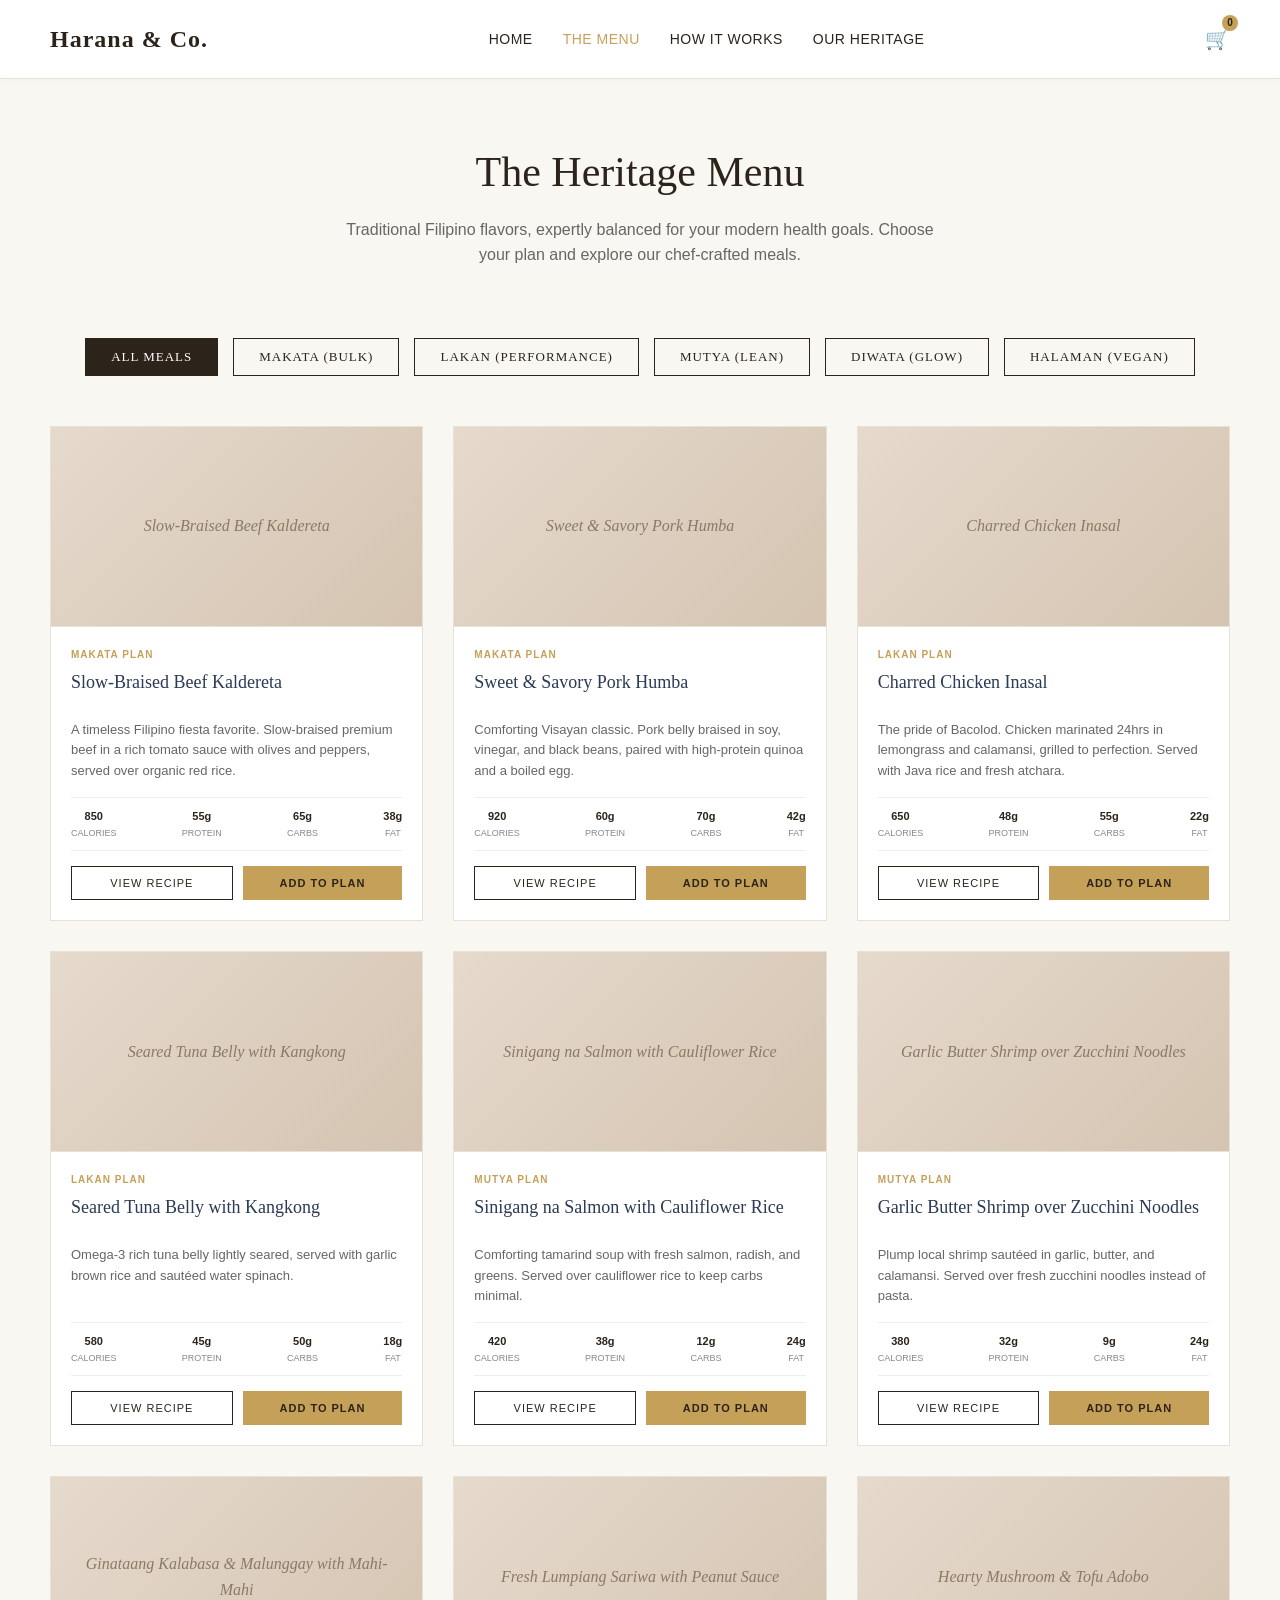
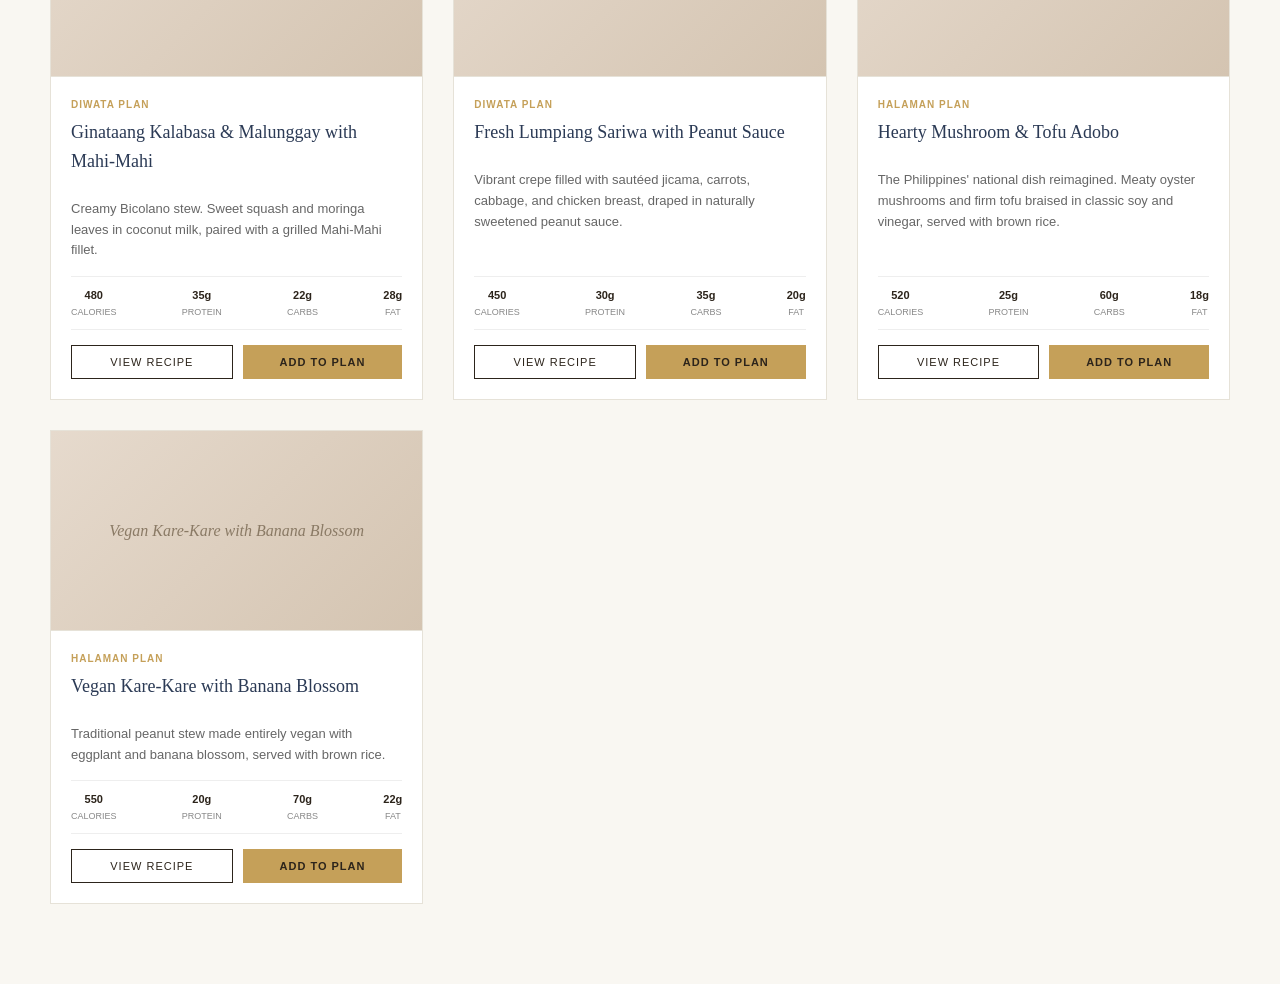
<file: Harana & Co website_files/saved_resource.html>
<!DOCTYPE html>
<!-- saved from url=(0012)about:srcdoc -->
<html lang="en"><head><meta http-equiv="Content-Type" content="text/html; charset=UTF-8">
				
				<meta name="viewport" content="width=device-width, initial-scale=1.0">
				<style>
					body {
						background-color: white; /* Ensure the iframe has a white background */
					}
				</style>
				<script>
					var Z_CDN_WHITELIST = [
						'cdn.jsdelivr.net',
						'cdnjs.cloudflare.com',
						'cdn.tailwindcss.com',
						'unpkg.com',
						'fonts.googleapis.com',
						'd3js.org',
						'cdn.babylonjs.com',
						'html2canvas.hertzen.com',
						'code.jquery.com',
						'cdn.datatables.net',
						'kit.fontawesome.com',
						'code.createjs.com',
						'cdn.plot.ly',
						'fonts.gstatic.com',
						'www.rgraph.net',
						'api.mapbox.com',
						'polyfill.io',
						'cdn.quilljs.com',
						'picsum.photos',
						'esm.sh'
					];

					function z_isUrlInWhitelist(url) {
						if (!url || typeof url !== 'string') {
							return false;
						}
						try {
							const urlObj = new URL(url);
							const hostname = urlObj.hostname;
							return Z_CDN_WHITELIST.some(domain => hostname === domain);
						} catch (e) {
							return false;
						}
					}

						function z_proxyCdnUrl(url) {
						if (!url || !url.startsWith('http')) {
							return url;
						}
							if (!z_isUrlInWhitelist(url)) {
							return url;
						}
						if (!url.startsWith('https://artifacts-cdn.chatglm.site/')) {
							return 'https://artifacts-cdn.chatglm.site/' + url;
						}
						return url;
					}
					
					// 增强版外部链接拦截 - 适合放在模板字符串中
					document.addEventListener('click', function (ev) {
						try {
							const anchor = ev.target?.closest?.('a[href]') || null;
							if (!anchor) return;

							let href = anchor.getAttribute('href')?.trim() || '';
							if (!href) return;

							if (href.startsWith('javascript:')) return;

							// 新需求：href="#" 的链接完全阻止跳转和任何行为
							if (href === '#') {
								ev.preventDefault();
								return;
							}

							// 处理其他内部锚点（如 #about、#contact 等）
							if (href.startsWith('#')) {
								const rawId = href.slice(1);
								if (!rawId) return;

								const id = decodeURIComponent(rawId);
								const target = 
									document.getElementById(id) ||
									document.querySelector('a[name="' + id.replace(/"/g, '\"') + '"]') ||
									document.querySelector('[name="' + id.replace(/"/g, '\"') + '"]');

								if (target && target.scrollIntoView) {
									ev.preventDefault();
									try {
										history.pushState(null, '', href);
									} catch (e) {}
									target.scrollIntoView({ behavior: 'smooth', block: 'start' });
								}
								return;
							}

							// 处理外部链接
							let url;
							try {
								url = new URL(href, window.location.href);
							} catch (e) {
								return;
							}

							if (url.protocol !== 'http:' && url.protocol !== 'https:') return;

							const isExternal = url.hostname !== window.location.hostname;

							if (isExternal || anchor.getAttribute('target') === '_blank') {
								ev.preventDefault();
								window.open(url.toString(), '_blank', 'noopener,noreferrer');
							}

						} catch (e) {
							// 出错时不阻止默认行为
						}
					}, true);

					// 1. 暴力清除函数：从 DOM 层面抹除 onclick 属性
					var Z_removeInlineOnclick = function () {
						// 专门锁定 href="#" 且带有 onclick 的 a 标签
						const targetedLinks = document.querySelectorAll('a[href="#"][onclick]');
						for (let i = 0; i < targetedLinks.length; i++) {
							targetedLinks[i].removeAttribute('onclick');
							targetedLinks[i].onclick = null; // 确保 JS 层的赋值也被清理
						}
					};
					// 3. 动态监测：防止页面通过异步加载重新生成带 onclick 的元素
					var z_observer = new MutationObserver(function () {
						Z_removeInlineOnclick();
					});

					z_observer.observe(document.documentElement, {
						childList: true,
						subtree: true,
						attributes: true,
						attributeFilter: ['onclick']
					});

					// 4. 初始化执行一次
					Z_removeInlineOnclick();

					const Z_rawCreateElement = document.createElement;

					document.createElement = function (tagName, ...args) {
						const el = Z_rawCreateElement.call(this, tagName, ...args);

						if (tagName.toLowerCase() === 'script') {
							const rawSetAttribute = el.setAttribute;
							const rawGetAttribute = el.getAttribute;
							let srcValue = '';
							
							el.setAttribute = function (name, value) {
								if (name === 'src' && typeof value === 'string') {
									value = z_proxyCdnUrl(value);
									srcValue = value;
								}
								return rawSetAttribute.call(this, name, value);
							};

							Object.defineProperty(el, 'src', {
								get: function() {
									return srcValue || rawGetAttribute.call(this, 'src') || '';
								},
								set: function(value) {
									if (typeof value === 'string') {
										srcValue = z_proxyCdnUrl(value);
										rawSetAttribute.call(this, 'src', srcValue);
									} else {
										srcValue = value;
									}
								},
								configurable: true,
								enumerable: true
							});
						}

						if (tagName.toLowerCase() === 'link') {
							const rawSetAttribute = el.setAttribute;
							const rawGetAttribute = el.getAttribute;
							let hrefValue = '';
							
							el.setAttribute = function (name, value) {
								if (name === 'href' && typeof value === 'string') {
									value = z_proxyCdnUrl(value);
									hrefValue = value;
								}
								return rawSetAttribute.call(this, name, value);
							};

							Object.defineProperty(el, 'href', {
								get: function() {
									return hrefValue || rawGetAttribute.call(this, 'href') || '';
								},
								set: function(value) {
									if (typeof value === 'string') {
										hrefValue = z_proxyCdnUrl(value);
										rawSetAttribute.call(this, 'href', hrefValue);
									} else {
										hrefValue = value;
									}
								},
								configurable: true,
								enumerable: true
							});
						}

						return el;
					};

					const Z_OriginalXMLHttpRequest = window.XMLHttpRequest;
					window.XMLHttpRequest = function (...args) {
						const xhr = new Z_OriginalXMLHttpRequest(...args);
						const rawOpen = xhr.open;

						xhr.open = function (method, url, ...rest) {
							if (typeof url === 'string') {
								const methodUpper = (method || '').toUpperCase();
								if (methodUpper === 'GET' && z_isUrlInWhitelist(url)) {
									url = z_proxyCdnUrl(url);
								}
							}
							return rawOpen.call(this, method, url, ...rest);
						};

						return xhr;
					};

					window.XMLHttpRequest.prototype = Z_OriginalXMLHttpRequest.prototype;
					Object.setPrototypeOf(window.XMLHttpRequest, Z_OriginalXMLHttpRequest);

					const z_originalFetch = window.fetch;
					window.fetch = async function (...args) {
						if (args.length > 0) {
							let url = '';
							let method = 'GET';
							
							if (typeof args[0] === 'string') {
								url = args[0];
								if (args[1] && args[1].method) {
									method = args[1].method.toUpperCase();
								}
								if (method === 'GET' && z_isUrlInWhitelist(url)) {
									args[0] = z_proxyCdnUrl(url);
								}
							} else if (args[0] instanceof Request) {
								const originalUrl = args[0].url;
								method = (args[0].method || 'GET').toUpperCase();
								if (method === 'GET' && z_isUrlInWhitelist(originalUrl)) {
									const proxiedUrl = z_proxyCdnUrl(originalUrl);
									if (proxiedUrl !== originalUrl) {
										args[0] = new Request(proxiedUrl, args[0]);
									}
								}
							}
						}
						return z_originalFetch.apply(this, args);
					};
				</script>
			</head>
			<body>
				
    
    <meta name="viewport" content="width=device-width, initial-scale=1.0">
    <title>Harana &amp; Co. - The Heritage Menu</title>
    <style>
        :root {
            --barako-brown: #2C241B;
            --maharlika-gold: #C5A059;
            --calamansi-cream: #F9F7F2;
            --baybayin-indigo: #2B3A55;
            --white: #FFFFFF;
            --light-gray: #f0f0f0;
        }

        body {
            font-family: 'Helvetica Neue', Helvetica, Arial, sans-serif;
            margin: 0;
            padding: 0;
            background-color: var(--calamansi-cream);
            color: var(--barako-brown);
            line-height: 1.6;
        }

        h1, h2, h3, h4 {
            font-family: 'Georgia', serif;
            font-weight: normal;
        }

        /* Navigation */
        header {
            background-color: var(--white);
            padding: 20px 50px;
            display: flex;
            justify-content: space-between;
            align-items: center;
            border-bottom: 1px solid #E6E2D8;
            position: sticky;
            top: 0;
            z-index: 100;
            box-shadow: 0 2px 10px rgba(0,0,0,0.02);
        }
        
        .logo {
            font-family: 'Georgia', serif;
            font-size: 24px;
            font-weight: bold;
            color: var(--barako-brown);
            letter-spacing: 1px;
        }

        nav ul {
            list-style: none;
            display: flex;
            gap: 30px;
            margin: 0;
            padding: 0;
        }

        nav a {
            text-decoration: none;
            color: var(--barako-brown);
            font-size: 14px;
            text-transform: uppercase;
            letter-spacing: 0.5px;
        }

        nav a:hover { color: var(--maharlika-gold); }

        .cart-icon {
            font-size: 20px;
            cursor: pointer;
            position: relative;
        }
        .cart-count {
            position: absolute;
            top: -8px;
            right: -8px;
            background: var(--maharlika-gold);
            color: var(--barako-brown);
            font-size: 10px;
            font-weight: bold;
            width: 16px;
            height: 16px;
            border-radius: 50%;
            display: flex;
            align-items: center;
            justify-content: center;
        }

        /* Hero Banner */
        .page-hero {
            text-align: center;
            padding: 60px 20px 40px;
            background-color: var(--calamansi-cream);
        }
        .page-hero h1 { font-size: 42px; margin: 0 0 10px; color: var(--barako-brown); }
        .page-hero p { font-size: 16px; color: #666; max-width: 600px; margin: 0 auto; }

        /* Filters */
        .filters {
            display: flex;
            justify-content: center;
            gap: 15px;
            padding: 30px 20px;
            flex-wrap: wrap;
        }
        .filter-btn {
            background: transparent;
            border: 1px solid var(--barako-brown);
            color: var(--barako-brown);
            padding: 10px 25px;
            font-size: 13px;
            text-transform: uppercase;
            letter-spacing: 1px;
            cursor: pointer;
            transition: 0.3s;
            font-family: 'Georgia', serif;
        }
        .filter-btn:hover, .filter-btn.active {
            background: var(--barako-brown);
            color: var(--white);
        }

        /* Menu Grid */
        .menu-container {
            max-width: 1200px;
            margin: 0 auto;
            padding: 20px 50px 80px;
        }
        .menu-grid {
            display: grid;
            grid-template-columns: repeat(auto-fill, minmax(300px, 1fr));
            gap: 30px;
        }

        .meal-card {
            background: var(--white);
            border: 1px solid #E6E2D8;
            overflow: hidden;
            display: flex;
            flex-direction: column;
            transition: transform 0.3s ease, box-shadow 0.3s ease;
        }
        .meal-card:hover {
            transform: translateY(-5px);
            box-shadow: 0 10px 20px rgba(0,0,0,0.08);
        }
        
        /* Elegant CSS Image Placeholder */
        .meal-img {
            width: 100%;
            height: 200px;
            background: linear-gradient(135deg, #e6dacd 0%, #d4c4b1 100%);
            display: flex;
            align-items: center;
            justify-content: center;
            text-align: center;
            padding: 20px;
            box-sizing: border-box;
            border-bottom: 1px solid #E6E2D8;
        }
        .meal-img span {
            font-family: 'Georgia', serif;
            font-style: italic;
            color: #8a7a65;
            font-size: 16px;
        }

        .meal-content {
            padding: 20px;
            flex-grow: 1;
            display: flex;
            flex-direction: column;
        }
        .meal-plan-tag {
            font-size: 10px;
            text-transform: uppercase;
            letter-spacing: 1px;
            color: var(--maharlika-gold);
            font-weight: bold;
            margin-bottom: 5px;
        }
        .meal-title {
            font-size: 18px;
            margin: 0 0 10px;
            color: var(--baybayin-indigo);
        }
        .meal-desc {
            font-size: 13px;
            color: #666;
            margin-bottom: 15px;
            flex-grow: 1;
        }
        .meal-macros {
            display: flex;
            gap: 10px;
            font-size: 11px;
            font-weight: bold;
            color: var(--barako-brown);
            border-top: 1px solid #eee;
            border-bottom: 1px solid #eee;
            padding: 10px 0;
            margin-bottom: 15px;
            justify-content: space-between;
        }
        .macro-item { text-align: center; }
        .macro-item span { display: block; font-size: 9px; font-weight: normal; color: #888; text-transform: uppercase; }

        .meal-actions {
            display: flex;
            gap: 10px;
        }
        .btn-card {
            padding: 10px;
            font-size: 11px;
            text-transform: uppercase;
            letter-spacing: 1px;
            cursor: pointer;
            border: none;
            flex: 1;
            transition: 0.3s;
        }
        .btn-recipe {
            background: transparent;
            border: 1px solid var(--barako-brown);
            color: var(--barako-brown);
        }
        .btn-recipe:hover { background: var(--barako-brown); color: var(--white); }
        .btn-add {
            background: var(--maharlika-gold);
            color: var(--barako-brown);
            font-weight: bold;
        }
        .btn-add:hover { background: var(--barako-brown); color: var(--white); }
        .btn-add.added { background: #4CAF50; color: white; }

        /* Modal */
        .modal-overlay {
            position: fixed;
            top: 0; left: 0; right: 0; bottom: 0;
            background: rgba(44, 36, 27, 0.8);
            display: none;
            justify-content: center;
            align-items: center;
            z-index: 200;
            padding: 20px;
        }
        .modal-overlay.active { display: flex; }
        .modal-content {
            background: var(--white);
            max-width: 600px;
            width: 100%;
            max-height: 90vh;
            overflow-y: auto;
            position: relative;
            animation: slideUp 0.4s ease;
        }
        @keyframes slideUp { from { transform: translateY(50px); opacity: 0; } to { transform: translateY(0); opacity: 1; } }
        
        .modal-img {
            width: 100%;
            height: 250px;
            background: linear-gradient(135deg, #e6dacd 0%, #d4c4b1 100%);
            display: flex;
            align-items: center;
            justify-content: center;
            text-align: center;
            padding: 20px;
            box-sizing: border-box;
        }
        .modal-img span {
            font-family: 'Georgia', serif;
            font-style: italic;
            color: #8a7a65;
            font-size: 24px;
        }
        
        .modal-inner {
            padding: 40px;
        }
        .close-modal {
            position: absolute;
            top: 15px; right: 20px;
            font-size: 30px;
            cursor: pointer;
            color: var(--barako-brown);
            line-height: 1;
            z-index: 10;
            background: rgba(255,255,255,0.8);
            border-radius: 50%;
            width: 35px;
            height: 35px;
            display: flex;
            align-items: center;
            justify-content: center;
        }
        .modal-content h2 { color: var(--baybayin-indigo); margin-top: 0; }
        .modal-tags { display: flex; gap: 10px; margin-bottom: 20px; flex-wrap: wrap; }
        .modal-tag { font-size: 10px; background: var(--calamansi-cream); padding: 4px 10px; border: 1px solid #ddd; }
        
        .recipe-section { margin-bottom: 20px; }
        .recipe-section h4 { color: var(--barako-brown); border-bottom: 1px solid #eee; padding-bottom: 5px; margin-bottom: 10px; }
        .recipe-section ul, .recipe-section ol { padding-left: 20px; font-size: 14px; color: #555; }
        .recipe-section li { margin-bottom: 8px; }

    </style>



    <header>
        <div class="logo">Harana &amp; Co.</div>
        <nav>
            <ul>
                <li><a href="https://chat.z.ai/c/4fe69f64-e406-4ae4-9cba-e5630524c97a#">Home</a></li>
                <li><a href="https://chat.z.ai/c/4fe69f64-e406-4ae4-9cba-e5630524c97a#" style="color: var(--maharlika-gold);">The Menu</a></li>
                <li><a href="https://chat.z.ai/c/4fe69f64-e406-4ae4-9cba-e5630524c97a#">How It Works</a></li>
                <li><a href="https://chat.z.ai/c/4fe69f64-e406-4ae4-9cba-e5630524c97a#">Our Heritage</a></li>
            </ul>
        </nav>
        <div class="cart-icon">🛒 <span class="cart-count" id="cartCount">0</span></div>
    </header>

    <div class="page-hero">
        <h1>The Heritage Menu</h1>
        <p>Traditional Filipino flavors, expertly balanced for your modern health goals. Choose your plan and explore our chef-crafted meals.</p>
    </div>

    <div class="filters">
        <button class="filter-btn active" onclick="filterMenu(&#39;all&#39;, event)">All Meals</button>
        <button class="filter-btn" onclick="filterMenu(&#39;Makata&#39;, event)">Makata (Bulk)</button>
        <button class="filter-btn" onclick="filterMenu(&#39;Lakan&#39;, event)">Lakan (Performance)</button>
        <button class="filter-btn" onclick="filterMenu(&#39;Mutya&#39;, event)">Mutya (Lean)</button>
        <button class="filter-btn" onclick="filterMenu(&#39;Diwata&#39;, event)">Diwata (Glow)</button>
        <button class="filter-btn" onclick="filterMenu(&#39;Halaman&#39;, event)">Halaman (Vegan)</button>
    </div>

    <div class="menu-container">
        <div class="menu-grid" id="menuGrid"><div class="meal-card">
                    <div class="meal-img"><span>Slow-Braised Beef Kaldereta</span></div>
                    <div class="meal-content">
                        <div class="meal-plan-tag">Makata Plan</div>
                        <h3 class="meal-title">Slow-Braised Beef Kaldereta</h3>
                        <p class="meal-desc">A timeless Filipino fiesta favorite. Slow-braised premium beef in a rich tomato sauce with olives and peppers, served over organic red rice.</p>
                        
                        <div class="meal-macros">
                            <div class="macro-item">850 <span>Calories</span></div>
                            <div class="macro-item">55g <span>Protein</span></div>
                            <div class="macro-item">65g <span>Carbs</span></div>
                            <div class="macro-item">38g <span>Fat</span></div>
                        </div>

                        <div class="meal-actions">
                            <button class="btn-card btn-recipe" onclick="openModal(1)">View Recipe</button>
                            <button class="btn-card btn-add" id="add-btn-1" onclick="addToCart(1)">Add to Plan</button>
                        </div>
                    </div>
                </div><div class="meal-card">
                    <div class="meal-img"><span>Sweet &amp; Savory Pork Humba</span></div>
                    <div class="meal-content">
                        <div class="meal-plan-tag">Makata Plan</div>
                        <h3 class="meal-title">Sweet &amp; Savory Pork Humba</h3>
                        <p class="meal-desc">Comforting Visayan classic. Pork belly braised in soy, vinegar, and black beans, paired with high-protein quinoa and a boiled egg.</p>
                        
                        <div class="meal-macros">
                            <div class="macro-item">920 <span>Calories</span></div>
                            <div class="macro-item">60g <span>Protein</span></div>
                            <div class="macro-item">70g <span>Carbs</span></div>
                            <div class="macro-item">42g <span>Fat</span></div>
                        </div>

                        <div class="meal-actions">
                            <button class="btn-card btn-recipe" onclick="openModal(2)">View Recipe</button>
                            <button class="btn-card btn-add" id="add-btn-2" onclick="addToCart(2)">Add to Plan</button>
                        </div>
                    </div>
                </div><div class="meal-card">
                    <div class="meal-img"><span>Charred Chicken Inasal</span></div>
                    <div class="meal-content">
                        <div class="meal-plan-tag">Lakan Plan</div>
                        <h3 class="meal-title">Charred Chicken Inasal</h3>
                        <p class="meal-desc">The pride of Bacolod. Chicken marinated 24hrs in lemongrass and calamansi, grilled to perfection. Served with Java rice and fresh atchara.</p>
                        
                        <div class="meal-macros">
                            <div class="macro-item">650 <span>Calories</span></div>
                            <div class="macro-item">48g <span>Protein</span></div>
                            <div class="macro-item">55g <span>Carbs</span></div>
                            <div class="macro-item">22g <span>Fat</span></div>
                        </div>

                        <div class="meal-actions">
                            <button class="btn-card btn-recipe" onclick="openModal(3)">View Recipe</button>
                            <button class="btn-card btn-add" id="add-btn-3" onclick="addToCart(3)">Add to Plan</button>
                        </div>
                    </div>
                </div><div class="meal-card">
                    <div class="meal-img"><span>Seared Tuna Belly with Kangkong</span></div>
                    <div class="meal-content">
                        <div class="meal-plan-tag">Lakan Plan</div>
                        <h3 class="meal-title">Seared Tuna Belly with Kangkong</h3>
                        <p class="meal-desc">Omega-3 rich tuna belly lightly seared, served with garlic brown rice and sautéed water spinach.</p>
                        
                        <div class="meal-macros">
                            <div class="macro-item">580 <span>Calories</span></div>
                            <div class="macro-item">45g <span>Protein</span></div>
                            <div class="macro-item">50g <span>Carbs</span></div>
                            <div class="macro-item">18g <span>Fat</span></div>
                        </div>

                        <div class="meal-actions">
                            <button class="btn-card btn-recipe" onclick="openModal(4)">View Recipe</button>
                            <button class="btn-card btn-add" id="add-btn-4" onclick="addToCart(4)">Add to Plan</button>
                        </div>
                    </div>
                </div><div class="meal-card">
                    <div class="meal-img"><span>Sinigang na Salmon with Cauliflower Rice</span></div>
                    <div class="meal-content">
                        <div class="meal-plan-tag">Mutya Plan</div>
                        <h3 class="meal-title">Sinigang na Salmon with Cauliflower Rice</h3>
                        <p class="meal-desc">Comforting tamarind soup with fresh salmon, radish, and greens. Served over cauliflower rice to keep carbs minimal.</p>
                        
                        <div class="meal-macros">
                            <div class="macro-item">420 <span>Calories</span></div>
                            <div class="macro-item">38g <span>Protein</span></div>
                            <div class="macro-item">12g <span>Carbs</span></div>
                            <div class="macro-item">24g <span>Fat</span></div>
                        </div>

                        <div class="meal-actions">
                            <button class="btn-card btn-recipe" onclick="openModal(5)">View Recipe</button>
                            <button class="btn-card btn-add" id="add-btn-5" onclick="addToCart(5)">Add to Plan</button>
                        </div>
                    </div>
                </div><div class="meal-card">
                    <div class="meal-img"><span>Garlic Butter Shrimp over Zucchini Noodles</span></div>
                    <div class="meal-content">
                        <div class="meal-plan-tag">Mutya Plan</div>
                        <h3 class="meal-title">Garlic Butter Shrimp over Zucchini Noodles</h3>
                        <p class="meal-desc">Plump local shrimp sautéed in garlic, butter, and calamansi. Served over fresh zucchini noodles instead of pasta.</p>
                        
                        <div class="meal-macros">
                            <div class="macro-item">380 <span>Calories</span></div>
                            <div class="macro-item">32g <span>Protein</span></div>
                            <div class="macro-item">9g <span>Carbs</span></div>
                            <div class="macro-item">24g <span>Fat</span></div>
                        </div>

                        <div class="meal-actions">
                            <button class="btn-card btn-recipe" onclick="openModal(6)">View Recipe</button>
                            <button class="btn-card btn-add" id="add-btn-6" onclick="addToCart(6)">Add to Plan</button>
                        </div>
                    </div>
                </div><div class="meal-card">
                    <div class="meal-img"><span>Ginataang Kalabasa &amp; Malunggay with Mahi-Mahi</span></div>
                    <div class="meal-content">
                        <div class="meal-plan-tag">Diwata Plan</div>
                        <h3 class="meal-title">Ginataang Kalabasa &amp; Malunggay with Mahi-Mahi</h3>
                        <p class="meal-desc">Creamy Bicolano stew. Sweet squash and moringa leaves in coconut milk, paired with a grilled Mahi-Mahi fillet.</p>
                        
                        <div class="meal-macros">
                            <div class="macro-item">480 <span>Calories</span></div>
                            <div class="macro-item">35g <span>Protein</span></div>
                            <div class="macro-item">22g <span>Carbs</span></div>
                            <div class="macro-item">28g <span>Fat</span></div>
                        </div>

                        <div class="meal-actions">
                            <button class="btn-card btn-recipe" onclick="openModal(7)">View Recipe</button>
                            <button class="btn-card btn-add" id="add-btn-7" onclick="addToCart(7)">Add to Plan</button>
                        </div>
                    </div>
                </div><div class="meal-card">
                    <div class="meal-img"><span>Fresh Lumpiang Sariwa with Peanut Sauce</span></div>
                    <div class="meal-content">
                        <div class="meal-plan-tag">Diwata Plan</div>
                        <h3 class="meal-title">Fresh Lumpiang Sariwa with Peanut Sauce</h3>
                        <p class="meal-desc">Vibrant crepe filled with sautéed jicama, carrots, cabbage, and chicken breast, draped in naturally sweetened peanut sauce.</p>
                        
                        <div class="meal-macros">
                            <div class="macro-item">450 <span>Calories</span></div>
                            <div class="macro-item">30g <span>Protein</span></div>
                            <div class="macro-item">35g <span>Carbs</span></div>
                            <div class="macro-item">20g <span>Fat</span></div>
                        </div>

                        <div class="meal-actions">
                            <button class="btn-card btn-recipe" onclick="openModal(8)">View Recipe</button>
                            <button class="btn-card btn-add" id="add-btn-8" onclick="addToCart(8)">Add to Plan</button>
                        </div>
                    </div>
                </div><div class="meal-card">
                    <div class="meal-img"><span>Hearty Mushroom &amp; Tofu Adobo</span></div>
                    <div class="meal-content">
                        <div class="meal-plan-tag">Halaman Plan</div>
                        <h3 class="meal-title">Hearty Mushroom &amp; Tofu Adobo</h3>
                        <p class="meal-desc">The Philippines' national dish reimagined. Meaty oyster mushrooms and firm tofu braised in classic soy and vinegar, served with brown rice.</p>
                        
                        <div class="meal-macros">
                            <div class="macro-item">520 <span>Calories</span></div>
                            <div class="macro-item">25g <span>Protein</span></div>
                            <div class="macro-item">60g <span>Carbs</span></div>
                            <div class="macro-item">18g <span>Fat</span></div>
                        </div>

                        <div class="meal-actions">
                            <button class="btn-card btn-recipe" onclick="openModal(9)">View Recipe</button>
                            <button class="btn-card btn-add" id="add-btn-9" onclick="addToCart(9)">Add to Plan</button>
                        </div>
                    </div>
                </div><div class="meal-card">
                    <div class="meal-img"><span>Vegan Kare-Kare with Banana Blossom</span></div>
                    <div class="meal-content">
                        <div class="meal-plan-tag">Halaman Plan</div>
                        <h3 class="meal-title">Vegan Kare-Kare with Banana Blossom</h3>
                        <p class="meal-desc">Traditional peanut stew made entirely vegan with eggplant and banana blossom, served with brown rice.</p>
                        
                        <div class="meal-macros">
                            <div class="macro-item">550 <span>Calories</span></div>
                            <div class="macro-item">20g <span>Protein</span></div>
                            <div class="macro-item">70g <span>Carbs</span></div>
                            <div class="macro-item">22g <span>Fat</span></div>
                        </div>

                        <div class="meal-actions">
                            <button class="btn-card btn-recipe" onclick="openModal(10)">View Recipe</button>
                            <button class="btn-card btn-add" id="add-btn-10" onclick="addToCart(10)">Add to Plan</button>
                        </div>
                    </div>
                </div></div>
    </div>

    <!-- Recipe Modal -->
    <div class="modal-overlay" id="recipeModal" onclick="closeModal(event)">
        <div class="modal-content" onclick="event.stopPropagation()">
            <span class="close-modal" onclick="closeModal()">×</span>
            <div id="modalBody"></div>
        </div>
    </div>

    <script>
        // --- THE HARANA & CO. MENU DATA ---
        const menuData = [
            {
                id: 1, plan: "Makata", name: "Slow-Braised Beef Kaldereta", 
                desc: "A timeless Filipino fiesta favorite. Slow-braised premium beef in a rich tomato sauce with olives and peppers, served over organic red rice.",
                kcal: 850, protein: 55, carbs: 65, fat: 38,
                tags: ["Beef", "Non-Spicy"],
                ingredients: ["200g premium beef chuck", "1 cup tomato sauce", "1/2 cup liver spread", "1 large potato (cubed)", "1 carrot", "1 red bell pepper", "1 cup organic red rice", "Olive oil, garlic, onion, bay leaves"],
                method: ["Sear beef in olive oil until browned.", "Sauté garlic, onion, and tomato sauce.", "Add beef, liver spread, bay leaves, and water. Simmer for 2 hours until tender.", "Add potatoes, carrots, and bell peppers. Cook until veg is soft.", "Serve hot over cooked organic red rice."]
            },
            {
                id: 2, plan: "Makata", name: "Sweet & Savory Pork Humba", 
                desc: "Comforting Visayan classic. Pork belly braised in soy, vinegar, and black beans, paired with high-protein quinoa and a boiled egg.",
                kcal: 920, protein: 60, carbs: 70, fat: 42, tags: ["Pork", "Non-Spicy"],
                ingredients: ["200g pork belly", "Soy sauce", "Vinegar", "Black beans", "Banana blossoms", "Quinoa", "1 Hard-boiled egg"],
                method: ["Braise pork in soy, vinegar, and black beans until tender.", "Add banana blossoms in the last 30 minutes.", "Serve over cooked quinoa with a halved hard-boiled egg."]
            },
            {
                id: 3, plan: "Lakan", name: "Charred Chicken Inasal", 
                desc: "The pride of Bacolod. Chicken marinated 24hrs in lemongrass and calamansi, grilled to perfection. Served with Java rice and fresh atchara.",
                kcal: 650, protein: 48, carbs: 55, fat: 22, tags: ["Chicken", "Non-Spicy"],
                ingredients: ["200g chicken thigh", "Lemongrass", "Calamansi", "Ginger", "Annatto oil", "Jasmine rice", "Papaya", "Carrots", "Vinegar"],
                method: ["Marinate chicken in lemongrass, calamansi, ginger, and annatto for 24 hrs.", "Grill until charred and cooked through.", "Cook rice with annatto oil for Java rice.", "Serve with fresh papaya atchara."]
            },
            {
                id: 4, plan: "Lakan", name: "Seared Tuna Belly with Kangkong", 
                desc: "Omega-3 rich tuna belly lightly seared, served with garlic brown rice and sautéed water spinach.",
                kcal: 580, protein: 45, carbs: 50, fat: 18, tags: ["Seafood", "Non-Spicy"],
                ingredients: ["150g Tuna belly", "Garlic", "Brown rice", "Water spinach (Kangkong)", "Olive oil"],
                method: ["Sear tuna belly in olive oil for 2-3 mins per side.", "Sauté kangkong in garlic.", "Serve with cooked brown rice."]
            },
            {
                id: 5, plan: "Mutya", name: "Sinigang na Salmon with Cauliflower Rice", 
                desc: "Comforting tamarind soup with fresh salmon, radish, and greens. Served over cauliflower rice to keep carbs minimal.",
                kcal: 420, protein: 38, carbs: 12, fat: 24, tags: ["Seafood", "Non-Spicy"],
                ingredients: ["150g salmon belly", "Tamarind soup base", "Radish", "Okra", "String beans", "Water spinach", "Cauliflower rice", "Tomato", "Onion"],
                method: ["Boil water with tamarind base, tomato, and onion.", "Add radish and okra. Cook 5 mins.", "Add salmon belly and cook for 5 mins.", "Add string beans and water spinach. Turn off heat.", "Sauté cauliflower rice in garlic and serve on the side."]
            },
            {
                id: 6, plan: "Mutya", name: "Garlic Butter Shrimp over Zucchini Noodles", 
                desc: "Plump local shrimp sautéed in garlic, butter, and calamansi. Served over fresh zucchini noodles instead of pasta.",
                kcal: 380, protein: 32, carbs: 9, fat: 24, tags: ["Seafood", "Spicy"],
                ingredients: ["150g shrimp", "Garlic", "Butter", "Calamansi", "Chili flakes", "Zucchini noodles"],
                method: ["Sauté shrimp in garlic and butter.", "Add calamansi and chili flakes.", "Toss over zucchini noodles and serve immediately."]
            },
            {
                id: 7, plan: "Diwata", name: "Ginataang Kalabasa & Malunggay with Mahi-Mahi", 
                desc: "Creamy Bicolano stew. Sweet squash and moringa leaves in coconut milk, paired with a grilled Mahi-Mahi fillet.",
                kcal: 480, protein: 35, carbs: 22, fat: 28, tags: ["Fish", "Non-Spicy"],
                ingredients: ["150g Mahi-Mahi fillet", "1 cup cubed kalabasa", "1/2 cup coconut milk", "1 cup fresh malunggay", "Garlic", "Ginger", "Onion"],
                method: ["Sauté garlic, ginger, and onion.", "Add coconut milk and squash. Simmer until soft.", "Add malunggay and turn off heat.", "Grill Mahi-Mahi with salt and pepper. Serve together."]
            },
            {
                id: 8, plan: "Diwata", name: "Fresh Lumpiang Sariwa with Peanut Sauce", 
                desc: "Vibrant crepe filled with sautéed jicama, carrots, cabbage, and chicken breast, draped in naturally sweetened peanut sauce.",
                kcal: 450, protein: 30, carbs: 35, fat: 20, tags: ["Chicken", "Non-Spicy"],
                ingredients: ["Lumpia wrapper", "Jicama", "Carrots", "Cabbage", "Chicken breast", "Peanut butter", "Dates (for sweetening)"],
                method: ["Sauté jicama, carrots, cabbage, and chicken.", "Wrap in lumpia wrapper.", "Blend peanut butter, water, and dates for sauce.", "Drizzle sauce over lumpia."]
            },
            {
                id: 9, plan: "Halaman", name: "Hearty Mushroom & Tofu Adobo", 
                desc: "The Philippines' national dish reimagined. Meaty oyster mushrooms and firm tofu braised in classic soy and vinegar, served with brown rice.",
                kcal: 520, protein: 25, carbs: 60, fat: 18, tags: ["Vegan", "Soy"],
                ingredients: ["200g oyster mushrooms", "150g firm tofu", "Soy sauce", "Vinegar", "Garlic", "Bay leaves", "Peppercorns", "Brown rice"],
                method: ["Sauté tofu until golden.", "Add garlic and mushrooms.", "Pour in soy, vinegar, water, bay leaves, and peppercorns.", "Simmer until sauce reduces. Serve over brown rice."]
            },
            {
                id: 10, plan: "Halaman", name: "Vegan Kare-Kare with Banana Blossom", 
                desc: "Traditional peanut stew made entirely vegan with eggplant and banana blossom, served with brown rice.",
                kcal: 550, protein: 20, carbs: 70, fat: 22, tags: ["Vegan", "Peanut"],
                ingredients: ["Eggplant", "Banana blossom", "Peanut butter", "Annatto oil", "Brown rice", "String beans"],
                method: ["Simmer peanut butter with water and annatto oil.", "Add eggplant, banana blossom, and string beans.", "Cook until vegetables are tender. Serve with brown rice."]
            }
        ];

        let cart = 0;

        // --- RENDER LOGIC ---
        const menuGrid = document.getElementById('menuGrid');

        function renderMenu(filter = 'all') {
            menuGrid.innerHTML = '';
            const filteredMeals = filter === 'all' ? menuData : menuData.filter(meal => meal.plan === filter);

            filteredMeals.forEach(meal => {
                const card = document.createElement('div');
                card.className = 'meal-card';
                card.innerHTML = `
                    <div class="meal-img"><span>${meal.name}</span></div>
                    <div class="meal-content">
                        <div class="meal-plan-tag">${meal.plan} Plan</div>
                        <h3 class="meal-title">${meal.name}</h3>
                        <p class="meal-desc">${meal.desc}</p>
                        
                        <div class="meal-macros">
                            <div class="macro-item">${meal.kcal} <span>Calories</span></div>
                            <div class="macro-item">${meal.protein}g <span>Protein</span></div>
                            <div class="macro-item">${meal.carbs}g <span>Carbs</span></div>
                            <div class="macro-item">${meal.fat}g <span>Fat</span></div>
                        </div>

                        <div class="meal-actions">
                            <button class="btn-card btn-recipe" onclick="openModal(${meal.id})">View Recipe</button>
                            <button class="btn-card btn-add" id="add-btn-${meal.id}" onclick="addToCart(${meal.id})">Add to Plan</button>
                        </div>
                    </div>
                `;
                menuGrid.appendChild(card);
            });
        }

        // --- FILTER LOGIC ---
        function filterMenu(plan, event) {
            document.querySelectorAll('.filter-btn').forEach(btn => btn.classList.remove('active'));
            event.target.classList.add('active');
            renderMenu(plan);
        }

        // --- CART LOGIC ---
        function addToCart(id) {
            cart++;
            document.getElementById('cartCount').innerText = cart;
            
            // Visual feedback
            const btn = document.getElementById(`add-btn-${id}`);
            if (btn) {
                btn.innerText = "Added! ✓";
                btn.classList.add('added');
                
                setTimeout(() => {
                    btn.innerText = "Add to Plan";
                    btn.classList.remove('added');
                }, 1500);
            }
        }

        // --- MODAL LOGIC ---
        function openModal(id) {
            const meal = menuData.find(m => m.id === id);
            const modalBody = document.getElementById('modalBody');
            
            modalBody.innerHTML = `
                <div class="modal-img"><span>${meal.name}</span></div>
                <div class="modal-inner">
                    <div class="meal-plan-tag">${meal.plan} Plan</div>
                    <h2>${meal.name}</h2>
                    <div class="modal-tags">
                        ${meal.tags.map(tag => `<span class="modal-tag">${tag}</span>`).join('')}
                        <span class="modal-tag">${meal.kcal} kcal | ${meal.protein}g P | ${meal.carbs}g C | ${meal.fat}g F</span>
                    </div>
                    <p style="font-style: italic; color: #555; margin-bottom: 20px;">${meal.desc}</p>
                    
                    <div class="recipe-section">
                        <h4>Ingredients</h4>
                        <ul>${meal.ingredients.map(i => `<li>${i}</li>`).join('')}</ul>
                    </div>
                    
                    <div class="recipe-section">
                        <h4>Chef's Instructions</h4>
                        <ol>${meal.method.map(m => `<li>${m}</li>`).join('')}</ol>
                    </div>
                    
                    <button class="btn-card btn-add" style="width: 100%; padding: 15px; margin-top: 10px;" onclick="addToCart(${meal.id}); document.getElementById('recipeModal').classList.remove('active');">Add to My Plan</button>
                </div>
            `;
            
            document.getElementById('recipeModal').classList.add('active');
        }

        function closeModal(event) {
            if (event.target.id === 'recipeModal' || event.target.classList.contains('close-modal')) {
                document.getElementById('recipeModal').classList.remove('active');
            }
        }

        // Initialize menu on load
        renderMenu();
    </script>
			
		
</body></html>
</file>
